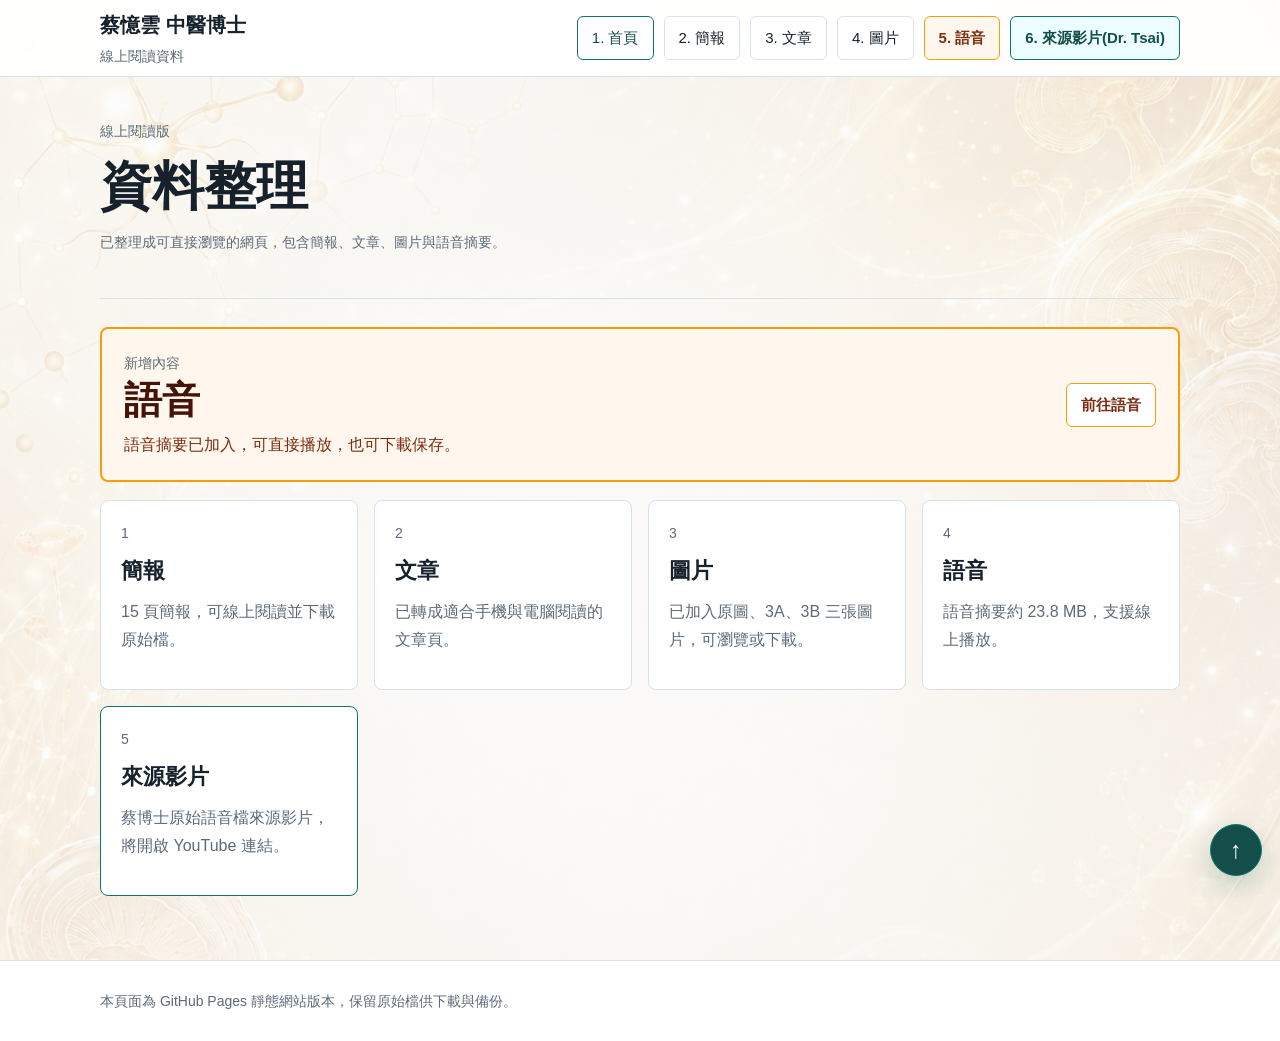
<file: docs/index.html>
<!doctype html>
<html lang="zh-Hant">
<head>
  <meta charset="utf-8">
  <meta name="viewport" content="width=device-width, initial-scale=1">
  <title>蔡憶雲博士｜靈芝滴粒見證與健康分享</title>
  <meta name="title" content="蔡憶雲博士｜靈芝滴粒見證與健康分享">
  <meta name="description" content="蔡憶雲博士靈芝滴粒見證、健康分享、簡報、文章、圖片與語音整理。">
  <meta property="og:type" content="website">
  <meta property="og:locale" content="zh_TW">
  <meta property="og:site_name" content="蔡憶雲博士｜靈芝滴粒見證與健康分享">
  <meta property="og:title" content="蔡憶雲博士｜靈芝滴粒見證與健康分享">
  <meta property="og:description" content="蔡憶雲博士靈芝滴粒見證、健康分享、簡報、文章、圖片與語音整理。">
  <meta property="og:url" content="https://sbchen0804.github.io/GCP_Tsai/?v=20260617">
  <meta property="og:image" content="https://sbchen0804.github.io/GCP_Tsai/assets/00_cover_TSAI.webp?v=20260617">
  <meta property="og:image:type" content="image/webp">
  <meta name="twitter:card" content="summary_large_image">
  <meta name="twitter:title" content="蔡憶雲博士｜靈芝滴粒見證與健康分享">
  <meta name="twitter:description" content="蔡憶雲博士靈芝滴粒見證、健康分享、簡報、文章、圖片與語音整理。">
  <meta name="twitter:image" content="https://sbchen0804.github.io/GCP_Tsai/assets/00_cover_TSAI.webp?v=20260617">
  <link rel="stylesheet" href="styles.css">
</head>
<body id="top">
  <header class="site">
    <div class="wrap mast">
      <a class="brand" href="index.html" aria-label="回首頁">
        <strong>蔡憶雲 中醫博士</strong>
        <span>線上閱讀資料</span>
      </a>
      <nav aria-label="主要導覽">
        <a href="index.html" class="" aria-current="page">1. 首頁</a>
<a href="01-gcp-tsai-pdf.html" class="">2. 簡報</a>
<a href="02-gcp-tsai-word.html" class="">3. 文章</a>
<a href="03-gcp-ban02m-image.html" class="">4. 圖片</a>
<a href="04-speech-summary.html" class="feature-link">5. 語音</a>
<a href="https://youtu.be/rx4NNViz0e0" class="source-link" target="_blank" rel="noopener">6. 來源影片(Dr. Tsai)</a>
      </nav>
    </div>
  </header>
  <main>
    <div class="wrap">
      
<section class="hero">
  <div class="kicker">線上閱讀版</div>
  <h1>資料整理</h1>
  <p class="meta">已整理成可直接瀏覽的網頁，包含簡報、文章、圖片與語音摘要。</p>
</section>
<a class="featured" href="04-speech-summary.html">
  <div>
    <div class="kicker">新增內容</div>
    <h2>語音</h2>
    <p>語音摘要已加入，可直接播放，也可下載保存。</p>
  </div>
  <span class="button">前往語音</span>
</a>
<section class="grid" aria-label="資料列表">
  <a class="card" href="01-gcp-tsai-pdf.html">
    <span class="kicker">1</span>
    <h2>簡報</h2>
    <p>15 頁簡報，可線上閱讀並下載原始檔。</p>
  </a>
  <a class="card" href="02-gcp-tsai-word.html">
    <span class="kicker">2</span>
    <h2>文章</h2>
    <p>已轉成適合手機與電腦閱讀的文章頁。</p>
  </a>
  <a class="card" href="03-gcp-ban02m-image.html">
    <span class="kicker">3</span>
    <h2>圖片</h2>
    <p>已加入原圖、3A、3B 三張圖片，可瀏覽或下載。</p>
  </a>
  <a class="card" href="04-speech-summary.html">
    <span class="kicker">4</span>
    <h2>語音</h2>
    <p>語音摘要約 23.8 MB，支援線上播放。</p>
  </a>
  <a class="card source-card" href="https://youtu.be/rx4NNViz0e0" target="_blank" rel="noopener">
    <span class="kicker">5</span>
    <h2>來源影片</h2>
    <p>蔡博士原始語音檔來源影片，將開啟 YouTube 連結。</p>
  </a>
</section>

    </div>
  </main>
  <a class="go-top" href="#top" aria-label="回到頂端" title="回到頂端">↑<span>Go Top</span></a>
  <footer>
    <div class="wrap">本頁面為 GitHub Pages 靜態網站版本，保留原始檔供下載與備份。</div>
  </footer>
</body>
</html>
</file>
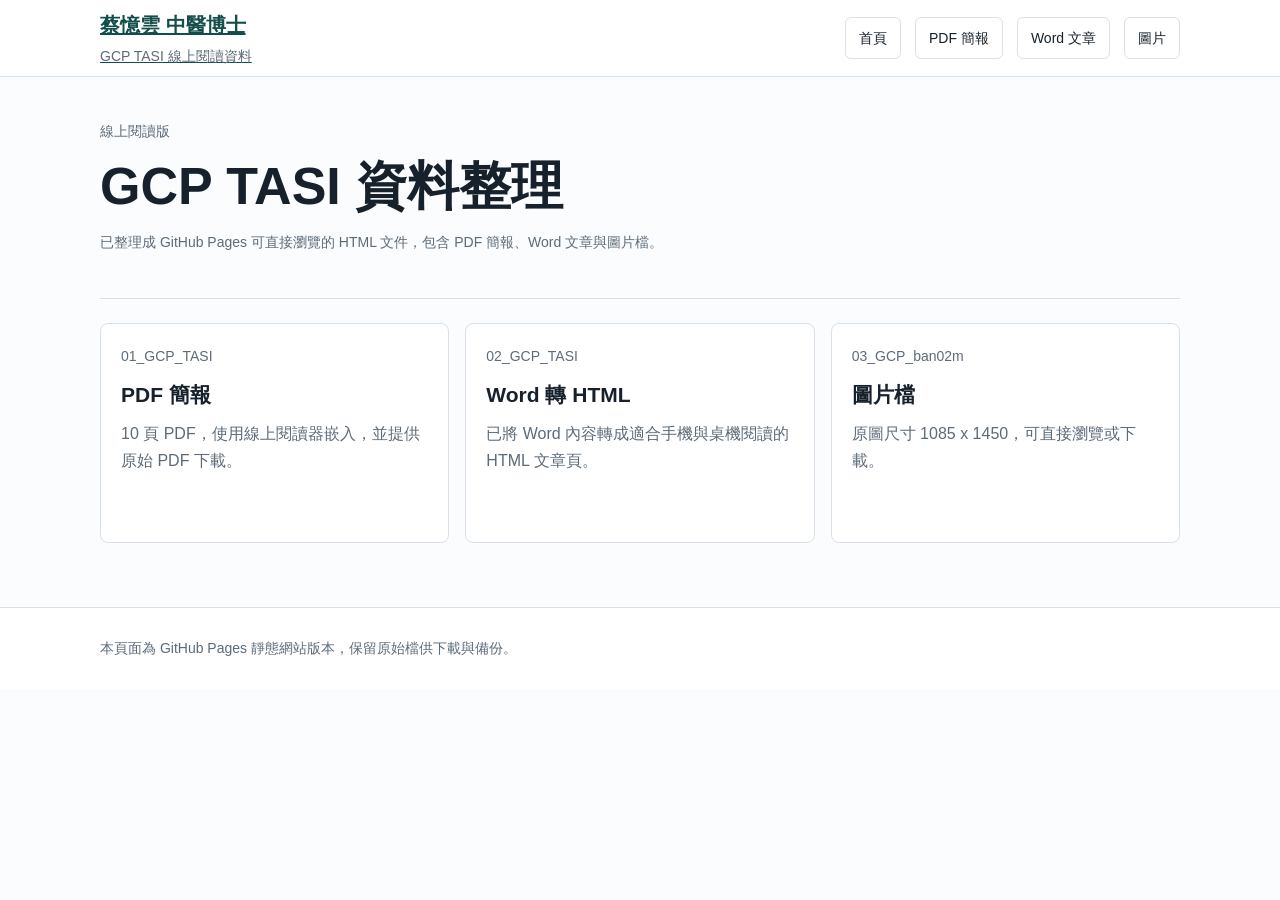
<file: site/index.html>
<!doctype html>
<html lang="zh-Hant">
<head>
  <meta charset="utf-8">
  <meta name="viewport" content="width=device-width, initial-scale=1">
  <title>GCP TASI 資料整理</title>
  <link rel="stylesheet" href="styles.css">
</head>
<body>
  <header class="site">
    <div class="wrap mast">
      <a class="brand" href="index.html" aria-label="回首頁">
        <strong>蔡憶雲 中醫博士</strong>
        <span>GCP TASI 線上閱讀資料</span>
      </a>
      <nav aria-label="主要導覽">
        <a href="index.html" aria-current="page">首頁</a>
<a href="01-gcp-tasi-pdf.html">PDF 簡報</a>
<a href="02-gcp-tasi-word.html">Word 文章</a>
<a href="03-gcp-ban02m-image.html">圖片</a>
      </nav>
    </div>
  </header>
  <main>
    <div class="wrap">
      
<section class="hero">
  <div class="kicker">線上閱讀版</div>
  <h1>GCP TASI 資料整理</h1>
  <p class="meta">已整理成 GitHub Pages 可直接瀏覽的 HTML 文件，包含 PDF 簡報、Word 文章與圖片檔。</p>
</section>
<section class="grid" aria-label="資料列表">
  <a class="card" href="01-gcp-tasi-pdf.html">
    <span class="kicker">01_GCP_TASI</span>
    <h2>PDF 簡報</h2>
    <p>10 頁 PDF，使用線上閱讀器嵌入，並提供原始 PDF 下載。</p>
  </a>
  <a class="card" href="02-gcp-tasi-word.html">
    <span class="kicker">02_GCP_TASI</span>
    <h2>Word 轉 HTML</h2>
    <p>已將 Word 內容轉成適合手機與桌機閱讀的 HTML 文章頁。</p>
  </a>
  <a class="card" href="03-gcp-ban02m-image.html">
    <span class="kicker">03_GCP_ban02m</span>
    <h2>圖片檔</h2>
    <p>原圖尺寸 1085 x 1450，可直接瀏覽或下載。</p>
  </a>
</section>

    </div>
  </main>
  <footer>
    <div class="wrap">本頁面為 GitHub Pages 靜態網站版本，保留原始檔供下載與備份。</div>
  </footer>
</body>
</html>
</file>
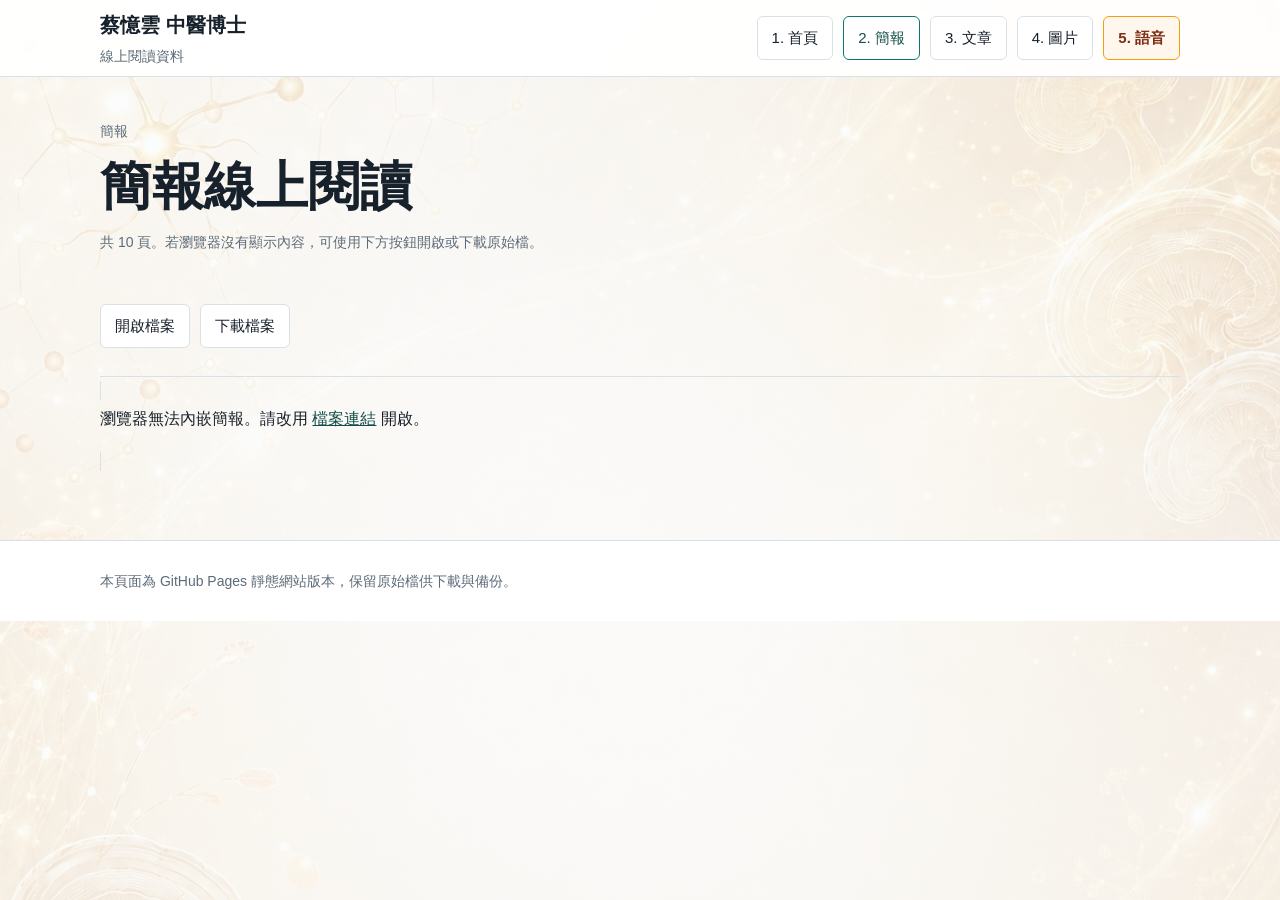
<file: docs/01-gcp-tasi-pdf.html>
<!doctype html>
<html lang="zh-Hant">
<head>
  <meta charset="utf-8">
  <meta name="viewport" content="width=device-width, initial-scale=1">
  <title>簡報</title>
  <link rel="stylesheet" href="styles.css">
</head>
<body>
  <header class="site">
    <div class="wrap mast">
      <a class="brand" href="index.html" aria-label="回首頁">
        <strong>蔡憶雲 中醫博士</strong>
        <span>線上閱讀資料</span>
      </a>
      <nav aria-label="主要導覽">
        <a href="index.html" class="">1. 首頁</a>
<a href="01-gcp-tasi-pdf.html" class="" aria-current="page">2. 簡報</a>
<a href="02-gcp-tasi-word.html" class="">3. 文章</a>
<a href="03-gcp-ban02m-image.html" class="">4. 圖片</a>
<a href="04-speech-summary.html" class="feature-link">5. 語音</a>
      </nav>
    </div>
  </header>
  <main>
    <div class="wrap">
      
<section class="hero">
  <div class="kicker">簡報</div>
  <h1>簡報線上閱讀</h1>
  <p class="meta">共 10 頁。若瀏覽器沒有顯示內容，可使用下方按鈕開啟或下載原始檔。</p>
  <div class="actions">
    <a class="button" href="assets/01_GCP_TASI.pdf">開啟檔案</a>
    <a class="button" href="assets/01_GCP_TASI.pdf" download>下載檔案</a>
  </div>
</section>
<object class="reader" data="assets/01_GCP_TASI.pdf" type="application/pdf">
  <p>瀏覽器無法內嵌簡報。請改用 <a href="assets/01_GCP_TASI.pdf">檔案連結</a> 開啟。</p>
</object>

    </div>
  </main>
  <footer>
    <div class="wrap">本頁面為 GitHub Pages 靜態網站版本，保留原始檔供下載與備份。</div>
  </footer>
</body>
</html>
</file>
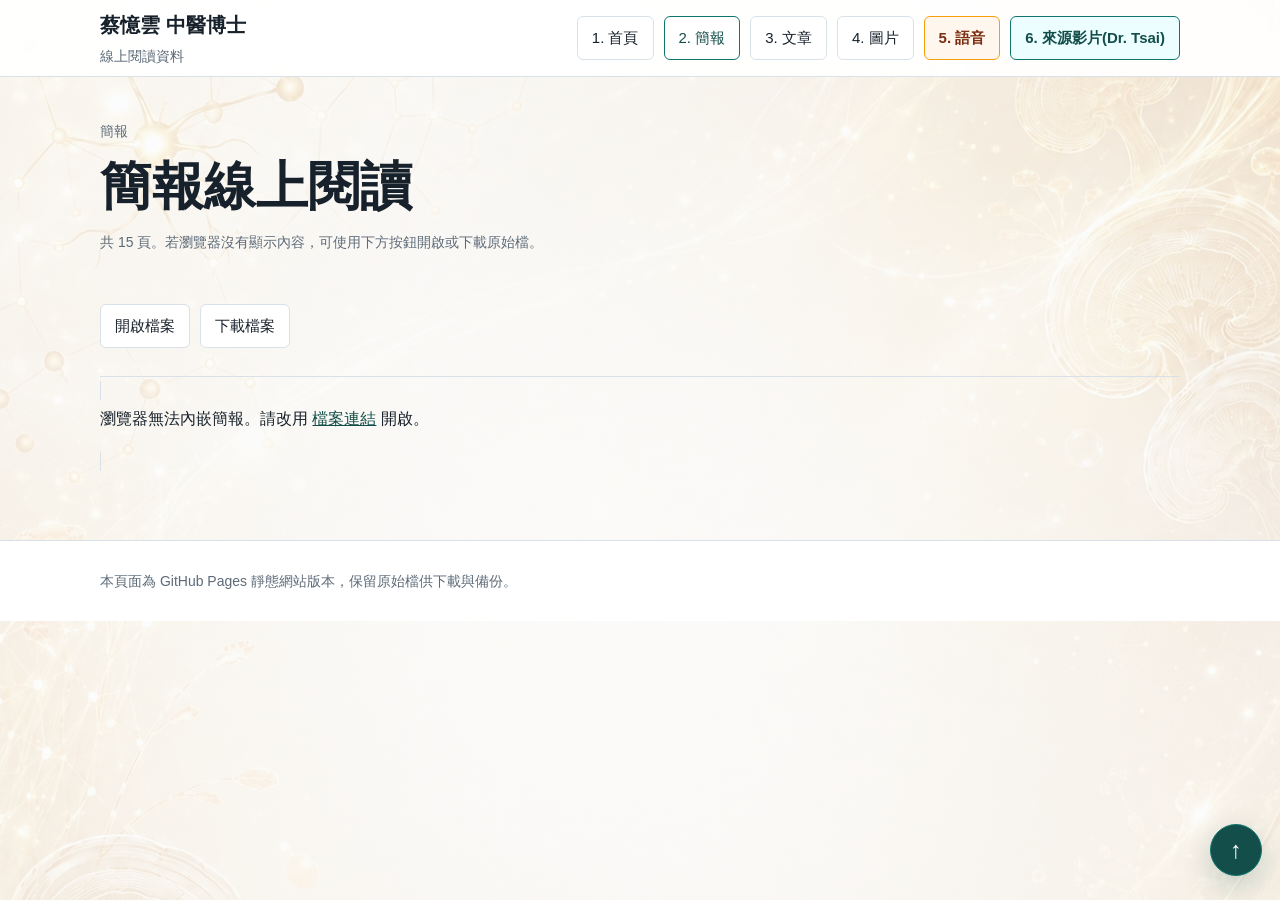
<file: docs/01-gcp-tsai-pdf.html>
<!doctype html>
<html lang="zh-Hant">
<head>
  <meta charset="utf-8">
  <meta name="viewport" content="width=device-width, initial-scale=1">
  <title>蔡憶雲博士｜靈芝滴粒見證與健康分享</title>
  <meta name="title" content="蔡憶雲博士｜靈芝滴粒見證與健康分享">
  <meta name="description" content="蔡憶雲博士靈芝滴粒見證、健康分享、簡報、文章、圖片與語音整理。">
  <meta property="og:type" content="website">
  <meta property="og:locale" content="zh_TW">
  <meta property="og:site_name" content="蔡憶雲博士｜靈芝滴粒見證與健康分享">
  <meta property="og:title" content="蔡憶雲博士｜靈芝滴粒見證與健康分享">
  <meta property="og:description" content="蔡憶雲博士靈芝滴粒見證、健康分享、簡報、文章、圖片與語音整理。">
  <meta property="og:url" content="https://sbchen0804.github.io/GCP_Tsai/?v=20260617">
  <meta property="og:image" content="https://sbchen0804.github.io/GCP_Tsai/assets/00_cover_TSAI.webp?v=20260617">
  <meta property="og:image:type" content="image/webp">
  <meta name="twitter:card" content="summary_large_image">
  <meta name="twitter:title" content="蔡憶雲博士｜靈芝滴粒見證與健康分享">
  <meta name="twitter:description" content="蔡憶雲博士靈芝滴粒見證、健康分享、簡報、文章、圖片與語音整理。">
  <meta name="twitter:image" content="https://sbchen0804.github.io/GCP_Tsai/assets/00_cover_TSAI.webp?v=20260617">
  <link rel="stylesheet" href="styles.css">
</head>
<body id="top">
  <header class="site">
    <div class="wrap mast">
      <a class="brand" href="index.html" aria-label="回首頁">
        <strong>蔡憶雲 中醫博士</strong>
        <span>線上閱讀資料</span>
      </a>
      <nav aria-label="主要導覽">
        <a href="index.html" class="">1. 首頁</a>
<a href="01-gcp-tsai-pdf.html" class="" aria-current="page">2. 簡報</a>
<a href="02-gcp-tsai-word.html" class="">3. 文章</a>
<a href="03-gcp-ban02m-image.html" class="">4. 圖片</a>
<a href="04-speech-summary.html" class="feature-link">5. 語音</a>
<a href="https://youtu.be/rx4NNViz0e0" class="source-link" target="_blank" rel="noopener">6. 來源影片(Dr. Tsai)</a>
      </nav>
    </div>
  </header>
  <main>
    <div class="wrap">
      
<section class="hero">
  <div class="kicker">簡報</div>
  <h1>簡報線上閱讀</h1>
  <p class="meta">共 15 頁。若瀏覽器沒有顯示內容，可使用下方按鈕開啟或下載原始檔。</p>
  <div class="actions">
    <a class="button" href="assets/01A_GCP_Tsai.pdf">開啟檔案</a>
    <a class="button" href="assets/01A_GCP_Tsai.pdf" download>下載檔案</a>
  </div>
</section>
<object class="reader" data="assets/01A_GCP_Tsai.pdf" type="application/pdf">
  <p>瀏覽器無法內嵌簡報。請改用 <a href="assets/01A_GCP_Tsai.pdf">檔案連結</a> 開啟。</p>
</object>

    </div>
  </main>
  <a class="go-top" href="#top" aria-label="回到頂端" title="回到頂端">↑<span>Go Top</span></a>
  <footer>
    <div class="wrap">本頁面為 GitHub Pages 靜態網站版本，保留原始檔供下載與備份。</div>
  </footer>
</body>
</html>
</file>
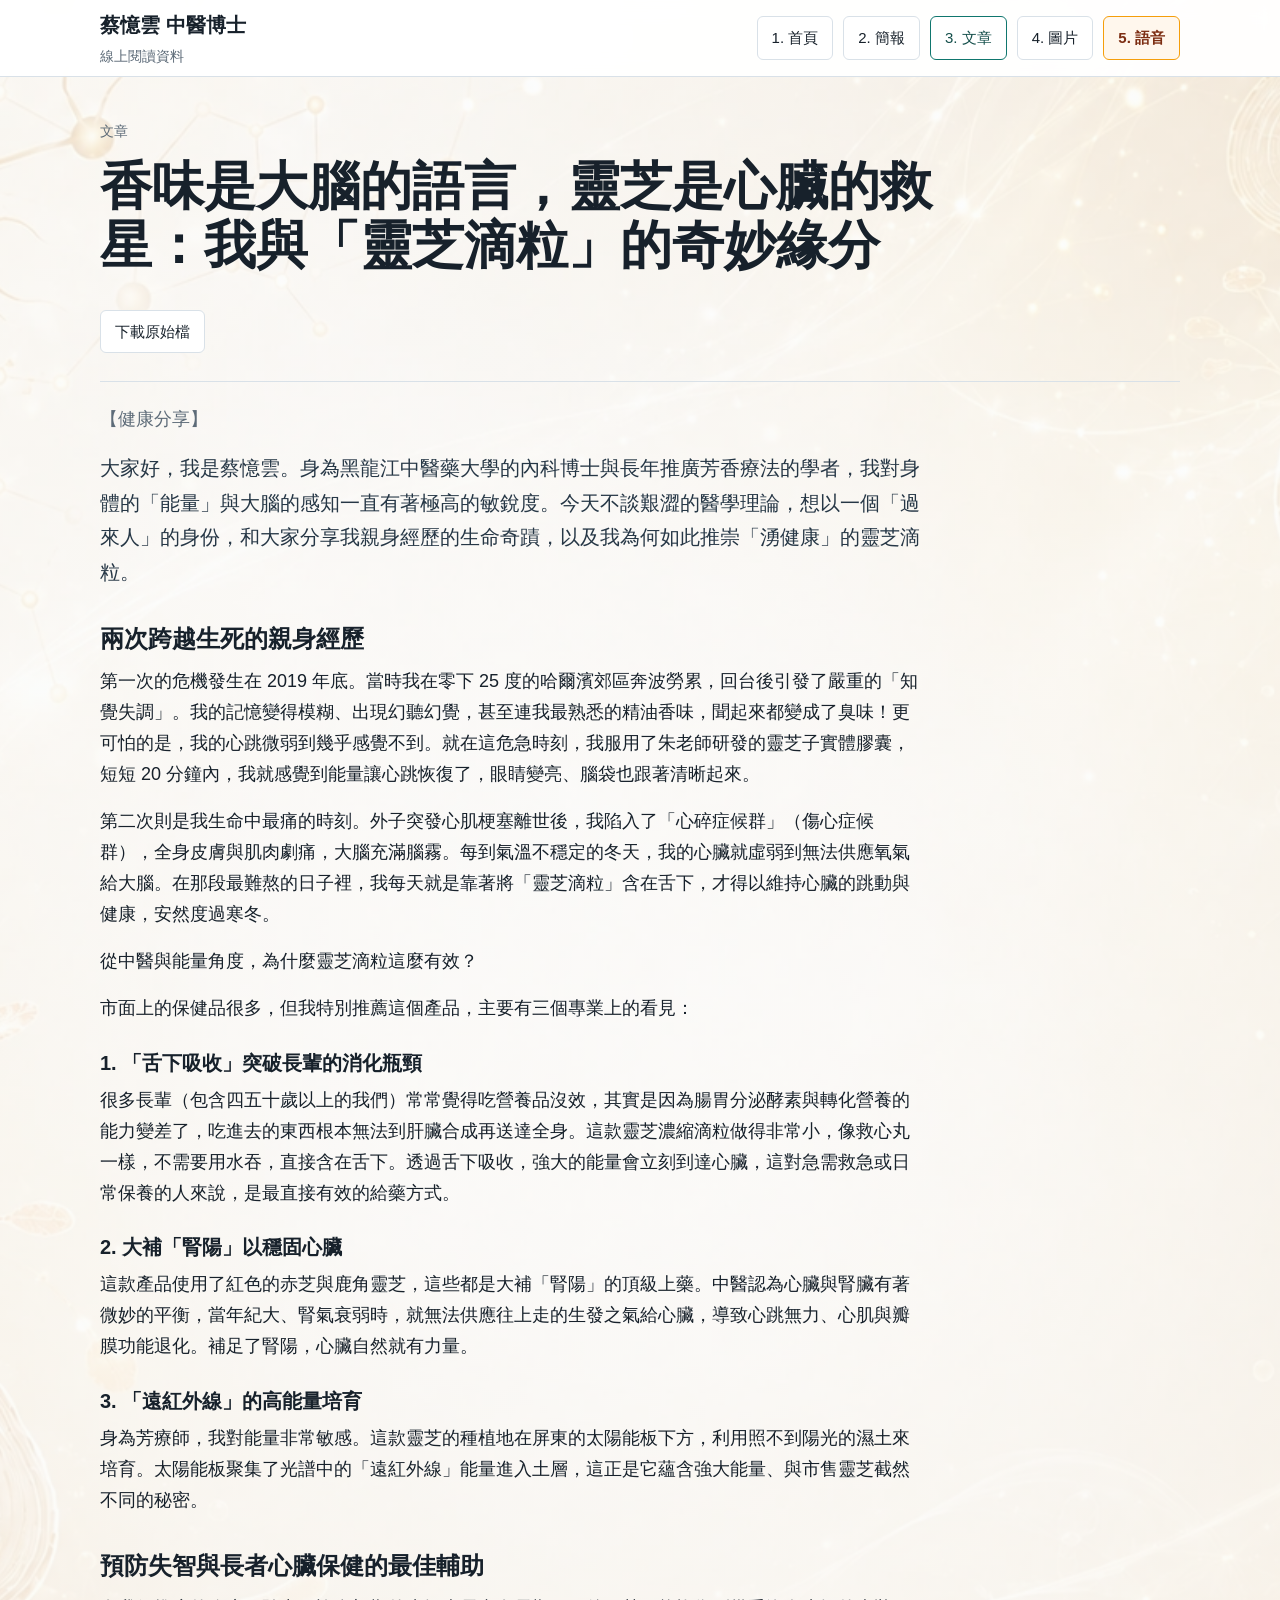
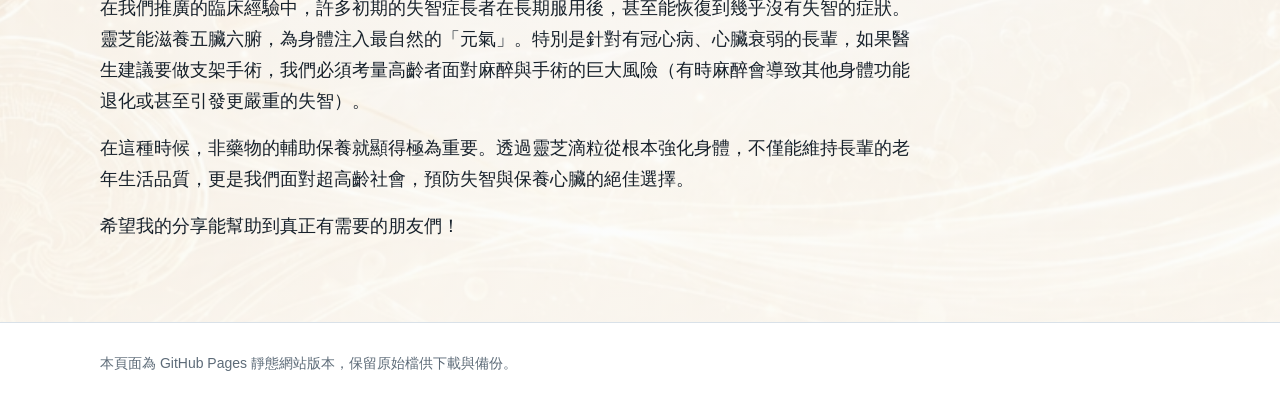
<file: docs/02-gcp-tasi-word.html>
<!doctype html>
<html lang="zh-Hant">
<head>
  <meta charset="utf-8">
  <meta name="viewport" content="width=device-width, initial-scale=1">
  <title>香味是大腦的語言，靈芝是心臟的救星：我與「靈芝滴粒」的奇妙緣分</title>
  <link rel="stylesheet" href="styles.css">
</head>
<body>
  <header class="site">
    <div class="wrap mast">
      <a class="brand" href="index.html" aria-label="回首頁">
        <strong>蔡憶雲 中醫博士</strong>
        <span>線上閱讀資料</span>
      </a>
      <nav aria-label="主要導覽">
        <a href="index.html" class="">1. 首頁</a>
<a href="01-gcp-tasi-pdf.html" class="">2. 簡報</a>
<a href="02-gcp-tasi-word.html" class="" aria-current="page">3. 文章</a>
<a href="03-gcp-ban02m-image.html" class="">4. 圖片</a>
<a href="04-speech-summary.html" class="feature-link">5. 語音</a>
      </nav>
    </div>
  </header>
  <main>
    <div class="wrap">
      <section class="hero">
<div class="kicker">文章</div>
<h1>香味是大腦的語言，靈芝是心臟的救星：我與「靈芝滴粒」的奇妙緣分</h1>
<div class="actions"><a class="button" href="assets/02_GCP_TASI.docx">下載原始檔</a></div>
</section>
<article class="article">
<p class="kicker">【健康分享】</p>
<p class="lead">大家好，我是蔡憶雲。身為黑龍江中醫藥大學的內科博士與長年推廣芳香療法的學者，我對身體的「能量」與大腦的感知一直有著極高的敏銳度。今天不談艱澀的醫學理論，想以一個「過來人」的身份，和大家分享我親身經歷的生命奇蹟，以及我為何如此推崇「湧健康」的靈芝滴粒。</p>
<h2>兩次跨越生死的親身經歷</h2>
<p>第一次的危機發生在 2019 年底。當時我在零下 25 度的哈爾濱郊區奔波勞累，回台後引發了嚴重的「知覺失調」。我的記憶變得模糊、出現幻聽幻覺，甚至連我最熟悉的精油香味，聞起來都變成了臭味！更可怕的是，我的心跳微弱到幾乎感覺不到。就在這危急時刻，我服用了朱老師研發的靈芝子實體膠囊，短短 20 分鐘內，我就感覺到能量讓心跳恢復了，眼睛變亮、腦袋也跟著清晰起來。</p>
<p>第二次則是我生命中最痛的時刻。外子突發心肌梗塞離世後，我陷入了「心碎症候群」（傷心症候群），全身皮膚與肌肉劇痛，大腦充滿腦霧。每到氣溫不穩定的冬天，我的心臟就虛弱到無法供應氧氣給大腦。在那段最難熬的日子裡，我每天就是靠著將「靈芝滴粒」含在舌下，才得以維持心臟的跳動與健康，安然度過寒冬。</p>
<p>從中醫與能量角度，為什麼靈芝滴粒這麼有效？</p>
<p>市面上的保健品很多，但我特別推薦這個產品，主要有三個專業上的看見：</p>
<h3>1. 「舌下吸收」突破長輩的消化瓶頸</h3>
<p>很多長輩（包含四五十歲以上的我們）常常覺得吃營養品沒效，其實是因為腸胃分泌酵素與轉化營養的能力變差了，吃進去的東西根本無法到肝臟合成再送達全身。這款靈芝濃縮滴粒做得非常小，像救心丸一樣，不需要用水吞，直接含在舌下。透過舌下吸收，強大的能量會立刻到達心臟，這對急需救急或日常保養的人來說，是最直接有效的給藥方式。</p>
<h3>2. 大補「腎陽」以穩固心臟</h3>
<p>這款產品使用了紅色的赤芝與鹿角靈芝，這些都是大補「腎陽」的頂級上藥。中醫認為心臟與腎臟有著微妙的平衡，當年紀大、腎氣衰弱時，就無法供應往上走的生發之氣給心臟，導致心跳無力、心肌與瓣膜功能退化。補足了腎陽，心臟自然就有力量。</p>
<h3>3. 「遠紅外線」的高能量培育</h3>
<p>身為芳療師，我對能量非常敏感。這款靈芝的種植地在屏東的太陽能板下方，利用照不到陽光的濕土來培育。太陽能板聚集了光譜中的「遠紅外線」能量進入土層，這正是它蘊含強大能量、與市售靈芝截然不同的秘密。</p>
<h2>預防失智與長者心臟保健的最佳輔助</h2>
<p>在我們推廣的臨床經驗中，許多初期的失智症長者在長期服用後，甚至能恢復到幾乎沒有失智的症狀。靈芝能滋養五臟六腑，為身體注入最自然的「元氣」。特別是針對有冠心病、心臟衰弱的長輩，如果醫生建議要做支架手術，我們必須考量高齡者面對麻醉與手術的巨大風險（有時麻醉會導致其他身體功能退化或甚至引發更嚴重的失智）。</p>
<p>在這種時候，非藥物的輔助保養就顯得極為重要。透過靈芝滴粒從根本強化身體，不僅能維持長輩的老年生活品質，更是我們面對超高齡社會，預防失智與保養心臟的絕佳選擇。</p>
<p>希望我的分享能幫助到真正有需要的朋友們！</p>
</article>
    </div>
  </main>
  <footer>
    <div class="wrap">本頁面為 GitHub Pages 靜態網站版本，保留原始檔供下載與備份。</div>
  </footer>
</body>
</html>
</file>
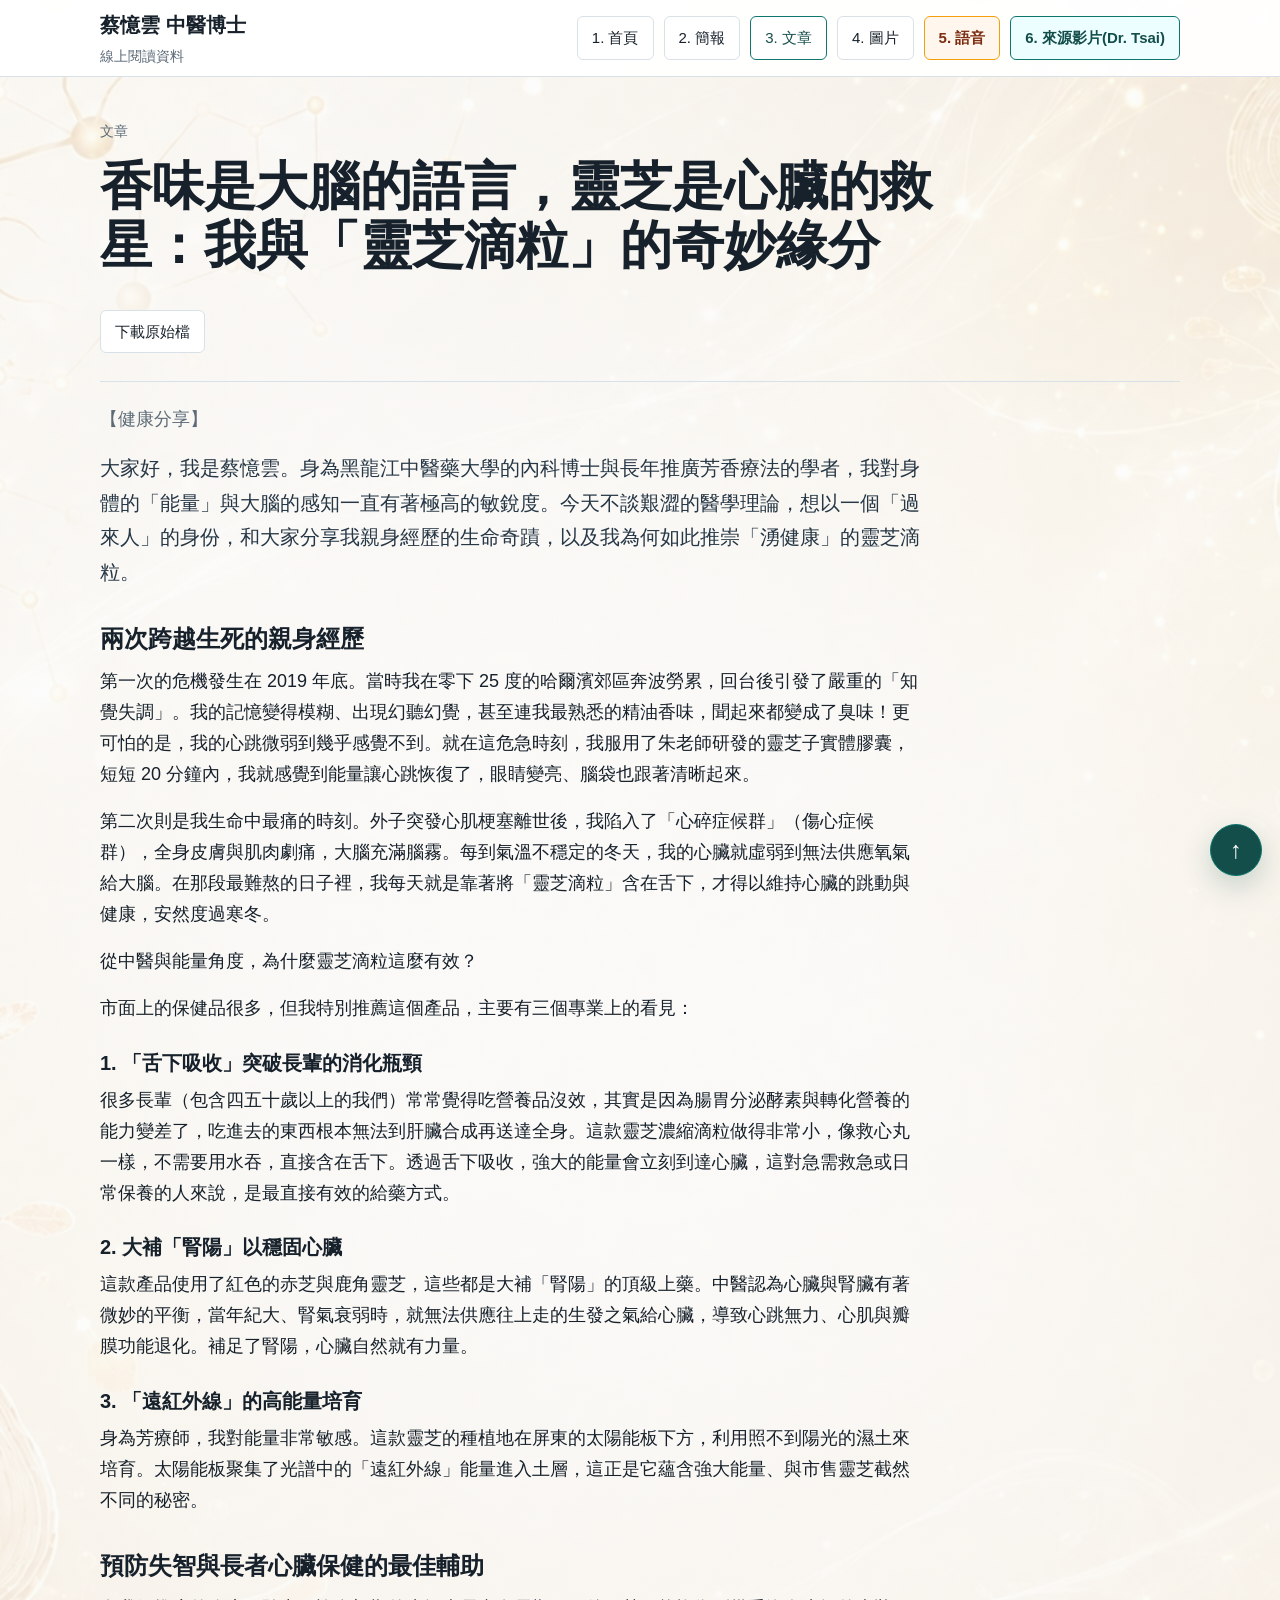
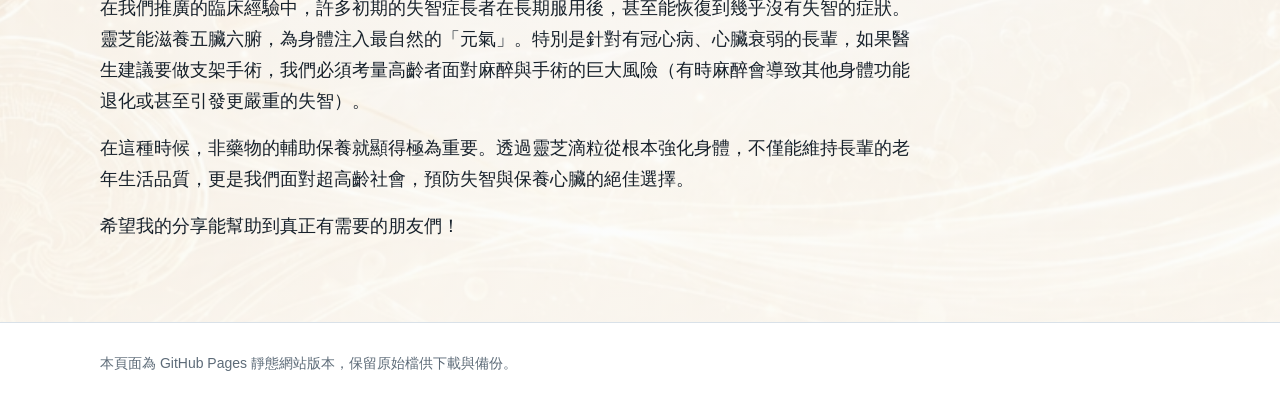
<file: docs/02-gcp-tsai-word.html>
<!doctype html>
<html lang="zh-Hant">
<head>
  <meta charset="utf-8">
  <meta name="viewport" content="width=device-width, initial-scale=1">
  <title>蔡憶雲博士｜靈芝滴粒見證與健康分享</title>
  <meta name="title" content="蔡憶雲博士｜靈芝滴粒見證與健康分享">
  <meta name="description" content="蔡憶雲博士靈芝滴粒見證、健康分享、簡報、文章、圖片與語音整理。">
  <meta property="og:type" content="website">
  <meta property="og:locale" content="zh_TW">
  <meta property="og:site_name" content="蔡憶雲博士｜靈芝滴粒見證與健康分享">
  <meta property="og:title" content="蔡憶雲博士｜靈芝滴粒見證與健康分享">
  <meta property="og:description" content="蔡憶雲博士靈芝滴粒見證、健康分享、簡報、文章、圖片與語音整理。">
  <meta property="og:url" content="https://sbchen0804.github.io/GCP_Tsai/?v=20260617">
  <meta property="og:image" content="https://sbchen0804.github.io/GCP_Tsai/assets/00_cover_TSAI.webp?v=20260617">
  <meta property="og:image:type" content="image/webp">
  <meta name="twitter:card" content="summary_large_image">
  <meta name="twitter:title" content="蔡憶雲博士｜靈芝滴粒見證與健康分享">
  <meta name="twitter:description" content="蔡憶雲博士靈芝滴粒見證、健康分享、簡報、文章、圖片與語音整理。">
  <meta name="twitter:image" content="https://sbchen0804.github.io/GCP_Tsai/assets/00_cover_TSAI.webp?v=20260617">
  <link rel="stylesheet" href="styles.css">
</head>
<body id="top">
  <header class="site">
    <div class="wrap mast">
      <a class="brand" href="index.html" aria-label="回首頁">
        <strong>蔡憶雲 中醫博士</strong>
        <span>線上閱讀資料</span>
      </a>
      <nav aria-label="主要導覽">
        <a href="index.html" class="">1. 首頁</a>
<a href="01-gcp-tsai-pdf.html" class="">2. 簡報</a>
<a href="02-gcp-tsai-word.html" class="" aria-current="page">3. 文章</a>
<a href="03-gcp-ban02m-image.html" class="">4. 圖片</a>
<a href="04-speech-summary.html" class="feature-link">5. 語音</a>
<a href="https://youtu.be/rx4NNViz0e0" class="source-link" target="_blank" rel="noopener">6. 來源影片(Dr. Tsai)</a>
      </nav>
    </div>
  </header>
  <main>
    <div class="wrap">
      <section class="hero">
<div class="kicker">文章</div>
<h1>香味是大腦的語言，靈芝是心臟的救星：我與「靈芝滴粒」的奇妙緣分</h1>
<div class="actions"><a class="button" href="assets/02_GCP_Tsai.docx">下載原始檔</a></div>
</section>
<article class="article">
<p class="kicker">【健康分享】</p>
<p class="lead">大家好，我是蔡憶雲。身為黑龍江中醫藥大學的內科博士與長年推廣芳香療法的學者，我對身體的「能量」與大腦的感知一直有著極高的敏銳度。今天不談艱澀的醫學理論，想以一個「過來人」的身份，和大家分享我親身經歷的生命奇蹟，以及我為何如此推崇「湧健康」的靈芝滴粒。</p>
<h2>兩次跨越生死的親身經歷</h2>
<p>第一次的危機發生在 2019 年底。當時我在零下 25 度的哈爾濱郊區奔波勞累，回台後引發了嚴重的「知覺失調」。我的記憶變得模糊、出現幻聽幻覺，甚至連我最熟悉的精油香味，聞起來都變成了臭味！更可怕的是，我的心跳微弱到幾乎感覺不到。就在這危急時刻，我服用了朱老師研發的靈芝子實體膠囊，短短 20 分鐘內，我就感覺到能量讓心跳恢復了，眼睛變亮、腦袋也跟著清晰起來。</p>
<p>第二次則是我生命中最痛的時刻。外子突發心肌梗塞離世後，我陷入了「心碎症候群」（傷心症候群），全身皮膚與肌肉劇痛，大腦充滿腦霧。每到氣溫不穩定的冬天，我的心臟就虛弱到無法供應氧氣給大腦。在那段最難熬的日子裡，我每天就是靠著將「靈芝滴粒」含在舌下，才得以維持心臟的跳動與健康，安然度過寒冬。</p>
<p>從中醫與能量角度，為什麼靈芝滴粒這麼有效？</p>
<p>市面上的保健品很多，但我特別推薦這個產品，主要有三個專業上的看見：</p>
<h3>1. 「舌下吸收」突破長輩的消化瓶頸</h3>
<p>很多長輩（包含四五十歲以上的我們）常常覺得吃營養品沒效，其實是因為腸胃分泌酵素與轉化營養的能力變差了，吃進去的東西根本無法到肝臟合成再送達全身。這款靈芝濃縮滴粒做得非常小，像救心丸一樣，不需要用水吞，直接含在舌下。透過舌下吸收，強大的能量會立刻到達心臟，這對急需救急或日常保養的人來說，是最直接有效的給藥方式。</p>
<h3>2. 大補「腎陽」以穩固心臟</h3>
<p>這款產品使用了紅色的赤芝與鹿角靈芝，這些都是大補「腎陽」的頂級上藥。中醫認為心臟與腎臟有著微妙的平衡，當年紀大、腎氣衰弱時，就無法供應往上走的生發之氣給心臟，導致心跳無力、心肌與瓣膜功能退化。補足了腎陽，心臟自然就有力量。</p>
<h3>3. 「遠紅外線」的高能量培育</h3>
<p>身為芳療師，我對能量非常敏感。這款靈芝的種植地在屏東的太陽能板下方，利用照不到陽光的濕土來培育。太陽能板聚集了光譜中的「遠紅外線」能量進入土層，這正是它蘊含強大能量、與市售靈芝截然不同的秘密。</p>
<h2>預防失智與長者心臟保健的最佳輔助</h2>
<p>在我們推廣的臨床經驗中，許多初期的失智症長者在長期服用後，甚至能恢復到幾乎沒有失智的症狀。靈芝能滋養五臟六腑，為身體注入最自然的「元氣」。特別是針對有冠心病、心臟衰弱的長輩，如果醫生建議要做支架手術，我們必須考量高齡者面對麻醉與手術的巨大風險（有時麻醉會導致其他身體功能退化或甚至引發更嚴重的失智）。</p>
<p>在這種時候，非藥物的輔助保養就顯得極為重要。透過靈芝滴粒從根本強化身體，不僅能維持長輩的老年生活品質，更是我們面對超高齡社會，預防失智與保養心臟的絕佳選擇。</p>
<p>希望我的分享能幫助到真正有需要的朋友們！</p>
</article>
    </div>
  </main>
  <a class="go-top" href="#top" aria-label="回到頂端" title="回到頂端">↑<span>Go Top</span></a>
  <footer>
    <div class="wrap">本頁面為 GitHub Pages 靜態網站版本，保留原始檔供下載與備份。</div>
  </footer>
</body>
</html>
</file>
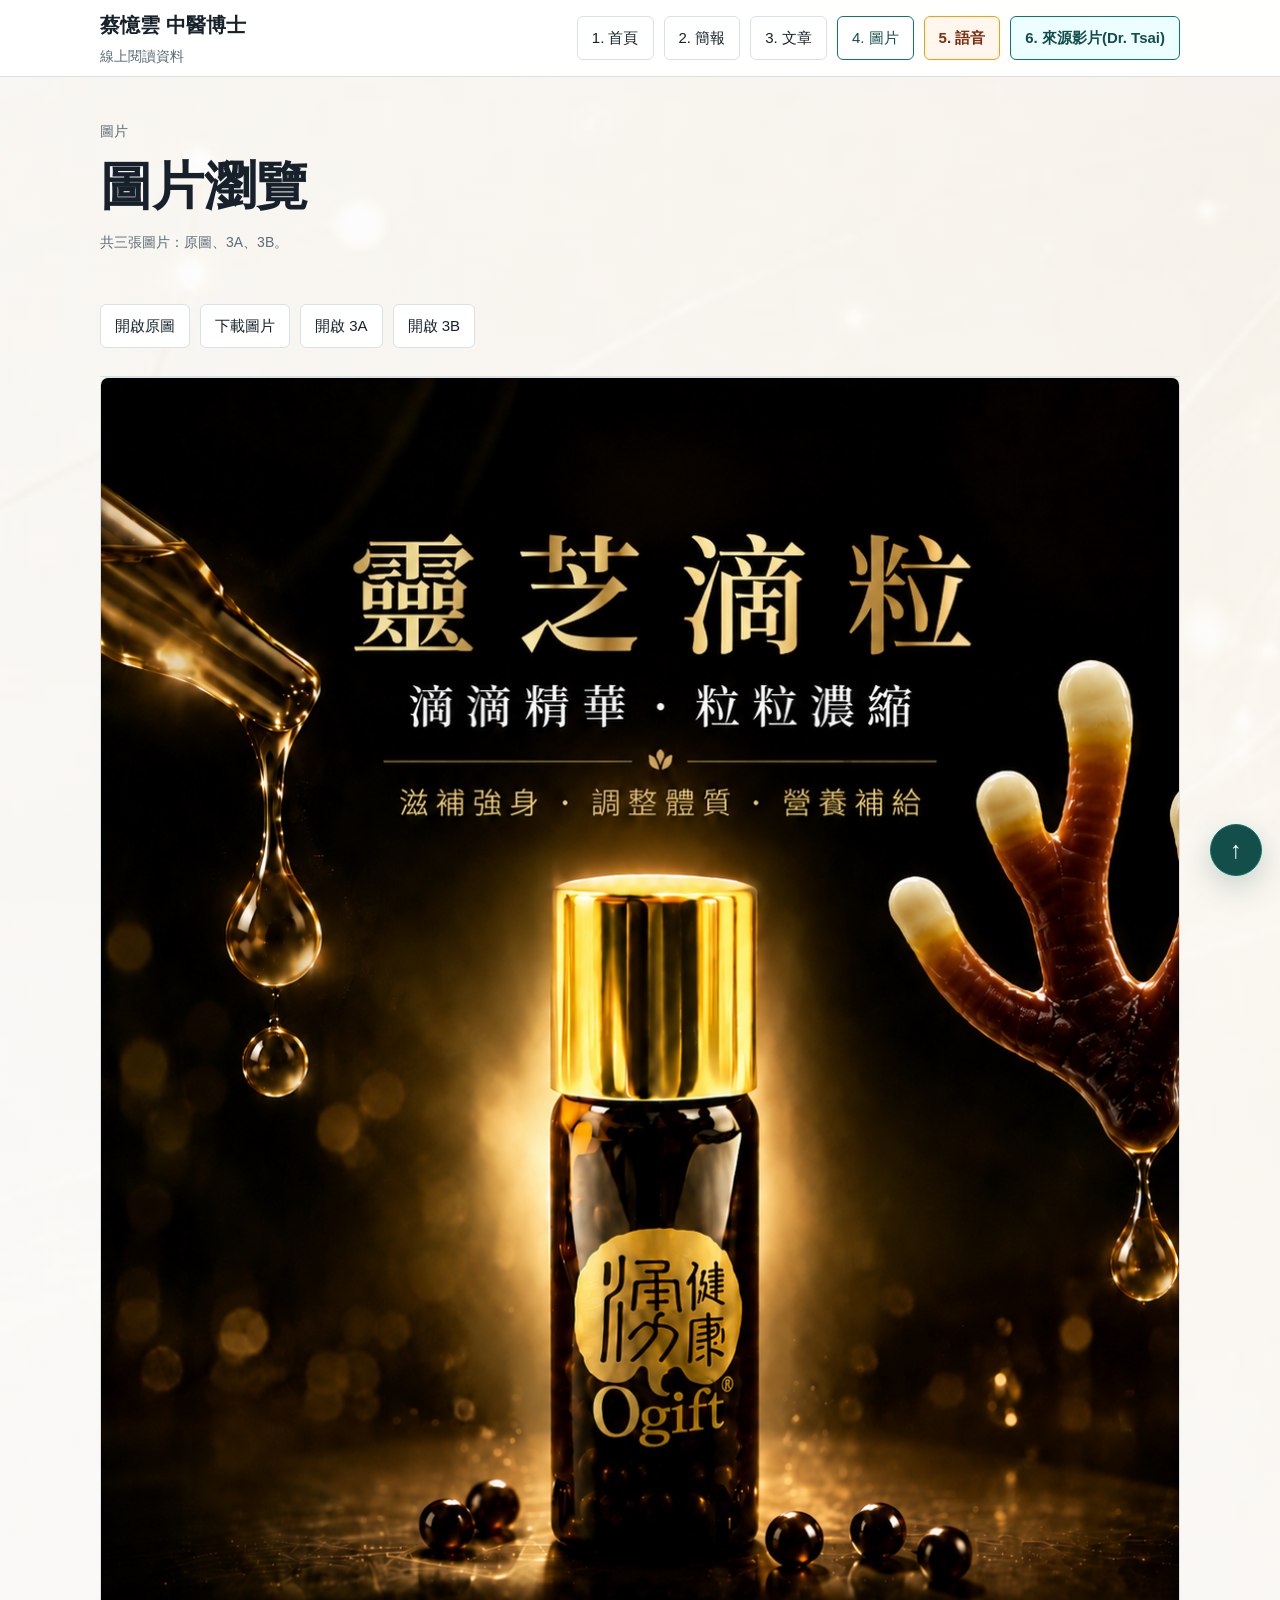
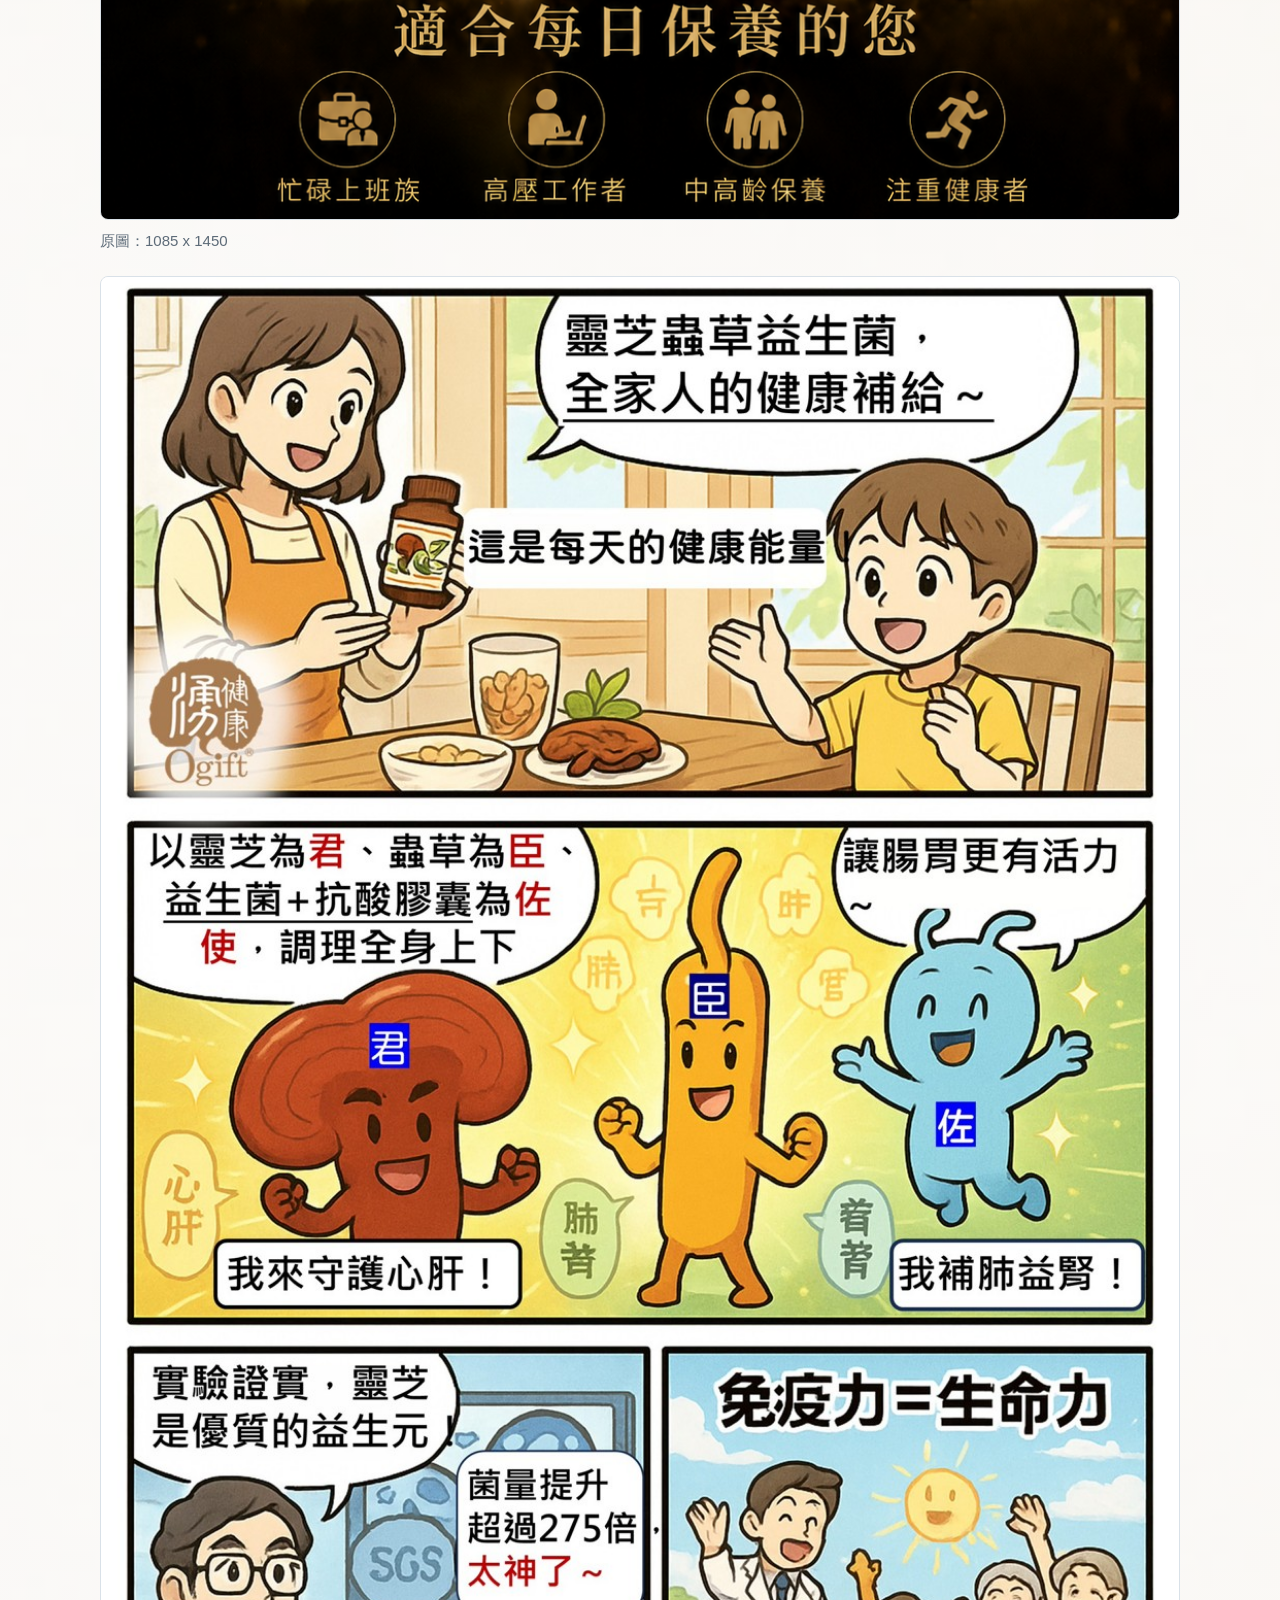
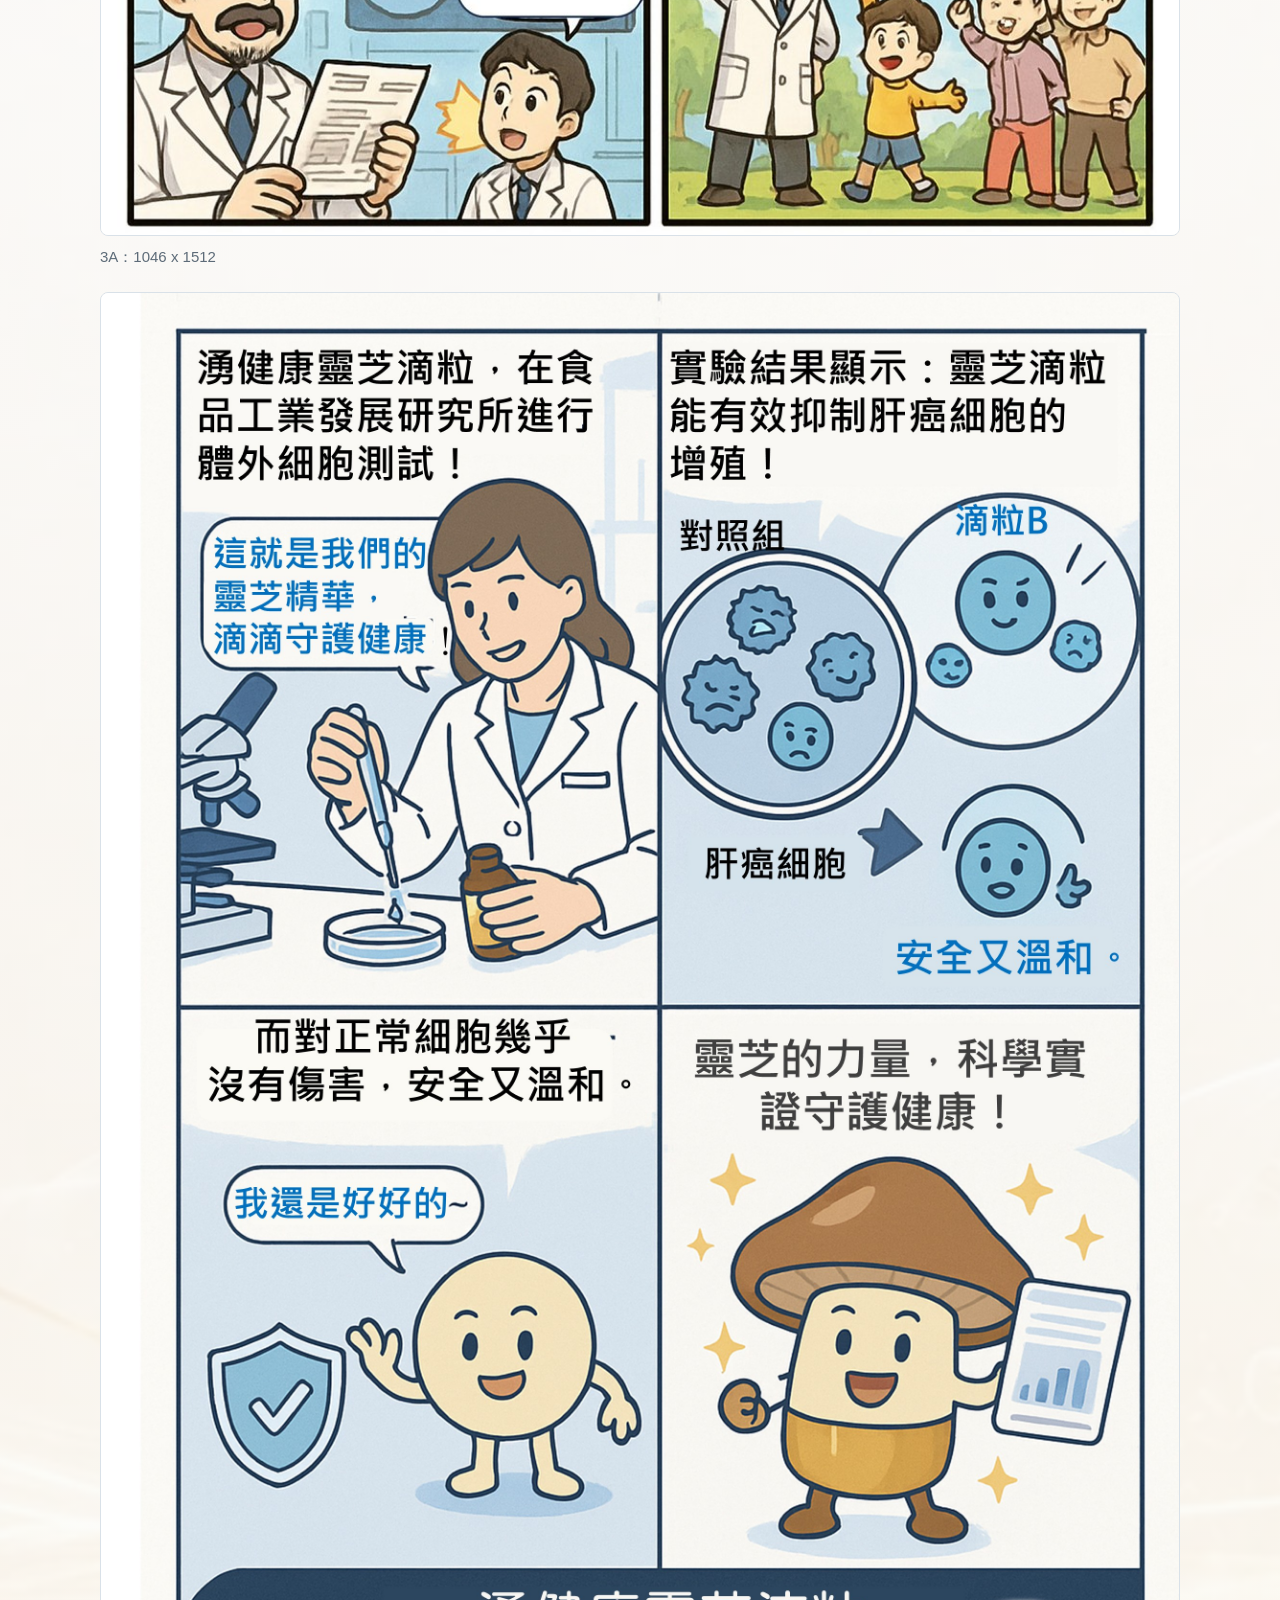
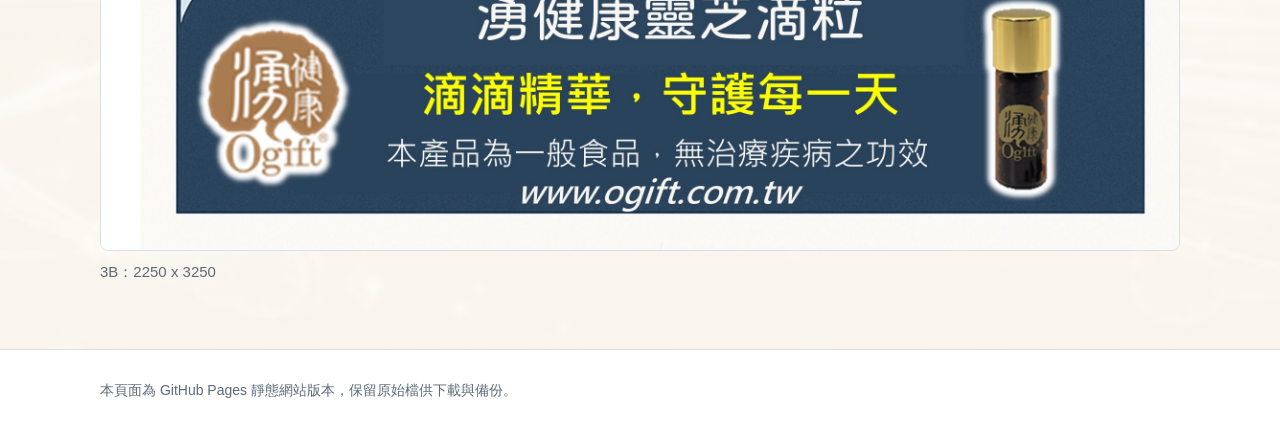
<file: docs/03-gcp-ban02m-image.html>
<!doctype html>
<html lang="zh-Hant">
<head>
  <meta charset="utf-8">
  <meta name="viewport" content="width=device-width, initial-scale=1">
  <title>蔡憶雲博士｜靈芝滴粒見證與健康分享</title>
  <meta name="title" content="蔡憶雲博士｜靈芝滴粒見證與健康分享">
  <meta name="description" content="蔡憶雲博士靈芝滴粒見證、健康分享、簡報、文章、圖片與語音整理。">
  <meta property="og:type" content="website">
  <meta property="og:locale" content="zh_TW">
  <meta property="og:site_name" content="蔡憶雲博士｜靈芝滴粒見證與健康分享">
  <meta property="og:title" content="蔡憶雲博士｜靈芝滴粒見證與健康分享">
  <meta property="og:description" content="蔡憶雲博士靈芝滴粒見證、健康分享、簡報、文章、圖片與語音整理。">
  <meta property="og:url" content="https://sbchen0804.github.io/GCP_Tsai/?v=20260617">
  <meta property="og:image" content="https://sbchen0804.github.io/GCP_Tsai/assets/00_cover_TSAI.webp?v=20260617">
  <meta property="og:image:type" content="image/webp">
  <meta name="twitter:card" content="summary_large_image">
  <meta name="twitter:title" content="蔡憶雲博士｜靈芝滴粒見證與健康分享">
  <meta name="twitter:description" content="蔡憶雲博士靈芝滴粒見證、健康分享、簡報、文章、圖片與語音整理。">
  <meta name="twitter:image" content="https://sbchen0804.github.io/GCP_Tsai/assets/00_cover_TSAI.webp?v=20260617">
  <link rel="stylesheet" href="styles.css">
</head>
<body id="top">
  <header class="site">
    <div class="wrap mast">
      <a class="brand" href="index.html" aria-label="回首頁">
        <strong>蔡憶雲 中醫博士</strong>
        <span>線上閱讀資料</span>
      </a>
      <nav aria-label="主要導覽">
        <a href="index.html" class="">1. 首頁</a>
<a href="01-gcp-tsai-pdf.html" class="">2. 簡報</a>
<a href="02-gcp-tsai-word.html" class="">3. 文章</a>
<a href="03-gcp-ban02m-image.html" class="" aria-current="page">4. 圖片</a>
<a href="04-speech-summary.html" class="feature-link">5. 語音</a>
<a href="https://youtu.be/rx4NNViz0e0" class="source-link" target="_blank" rel="noopener">6. 來源影片(Dr. Tsai)</a>
      </nav>
    </div>
  </header>
  <main>
    <div class="wrap">
      
<section class="hero">
  <div class="kicker">圖片</div>
  <h1>圖片瀏覽</h1>
  <p class="meta">共三張圖片：原圖、3A、3B。</p>
  <div class="actions">
    <a class="button" href="assets/03_GCP_ban02m.png">開啟原圖</a>
    <a class="button" href="assets/03_GCP_ban02m.png" download>下載圖片</a>
    <a class="button" href="assets/03A_GCP_comic.jpg">開啟 3A</a>
    <a class="button" href="assets/03B_GCP_comic.jpg">開啟 3B</a>
  </div>
</section>
<section class="figure-page">
  <figure class="figure-block">
    <img class="full-image" src="assets/03_GCP_ban02m.png" alt="圖片">
    <figcaption>原圖：1085 x 1450</figcaption>
  </figure>
  <figure class="figure-block">
    <img class="full-image" src="assets/03A_GCP_comic.jpg" alt="3A 圖片">
    <figcaption>3A：1046 x 1512</figcaption>
  </figure>
  <figure class="figure-block">
    <img class="full-image" src="assets/03B_GCP_comic.jpg" alt="3B 圖片">
    <figcaption>3B：2250 x 3250</figcaption>
  </figure>
</section>

    </div>
  </main>
  <a class="go-top" href="#top" aria-label="回到頂端" title="回到頂端">↑<span>Go Top</span></a>
  <footer>
    <div class="wrap">本頁面為 GitHub Pages 靜態網站版本，保留原始檔供下載與備份。</div>
  </footer>
</body>
</html>
</file>
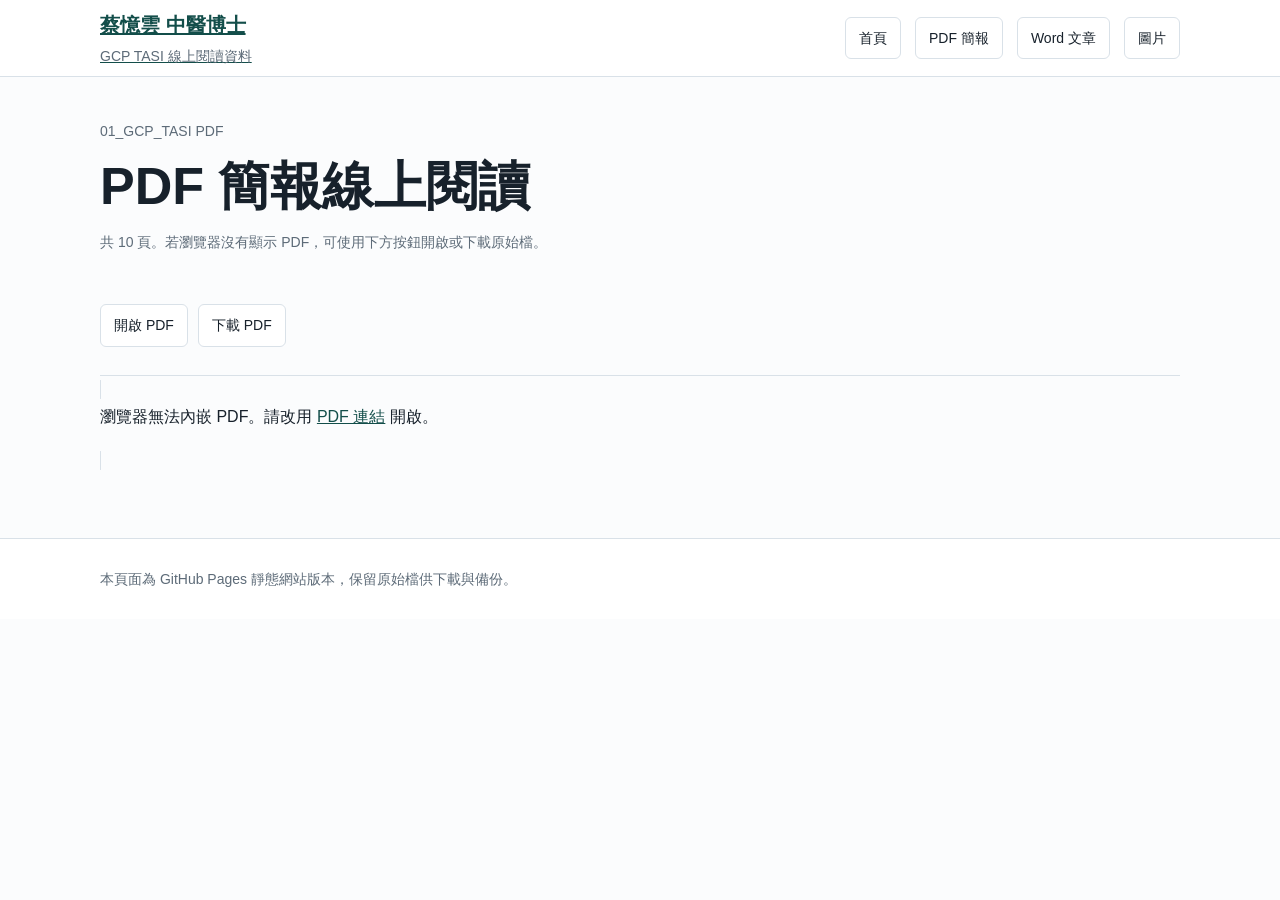
<file: site/01-gcp-tasi-pdf.html>
<!doctype html>
<html lang="zh-Hant">
<head>
  <meta charset="utf-8">
  <meta name="viewport" content="width=device-width, initial-scale=1">
  <title>01_GCP_TASI PDF</title>
  <link rel="stylesheet" href="styles.css">
</head>
<body>
  <header class="site">
    <div class="wrap mast">
      <a class="brand" href="index.html" aria-label="回首頁">
        <strong>蔡憶雲 中醫博士</strong>
        <span>GCP TASI 線上閱讀資料</span>
      </a>
      <nav aria-label="主要導覽">
        <a href="index.html">首頁</a>
<a href="01-gcp-tasi-pdf.html" aria-current="page">PDF 簡報</a>
<a href="02-gcp-tasi-word.html">Word 文章</a>
<a href="03-gcp-ban02m-image.html">圖片</a>
      </nav>
    </div>
  </header>
  <main>
    <div class="wrap">
      
<section class="hero">
  <div class="kicker">01_GCP_TASI PDF</div>
  <h1>PDF 簡報線上閱讀</h1>
  <p class="meta">共 10 頁。若瀏覽器沒有顯示 PDF，可使用下方按鈕開啟或下載原始檔。</p>
  <div class="actions">
    <a class="button" href="assets/01_GCP_TASI.pdf">開啟 PDF</a>
    <a class="button" href="assets/01_GCP_TASI.pdf" download>下載 PDF</a>
  </div>
</section>
<object class="reader" data="assets/01_GCP_TASI.pdf" type="application/pdf">
  <p>瀏覽器無法內嵌 PDF。請改用 <a href="assets/01_GCP_TASI.pdf">PDF 連結</a> 開啟。</p>
</object>

    </div>
  </main>
  <footer>
    <div class="wrap">本頁面為 GitHub Pages 靜態網站版本，保留原始檔供下載與備份。</div>
  </footer>
</body>
</html>
</file>
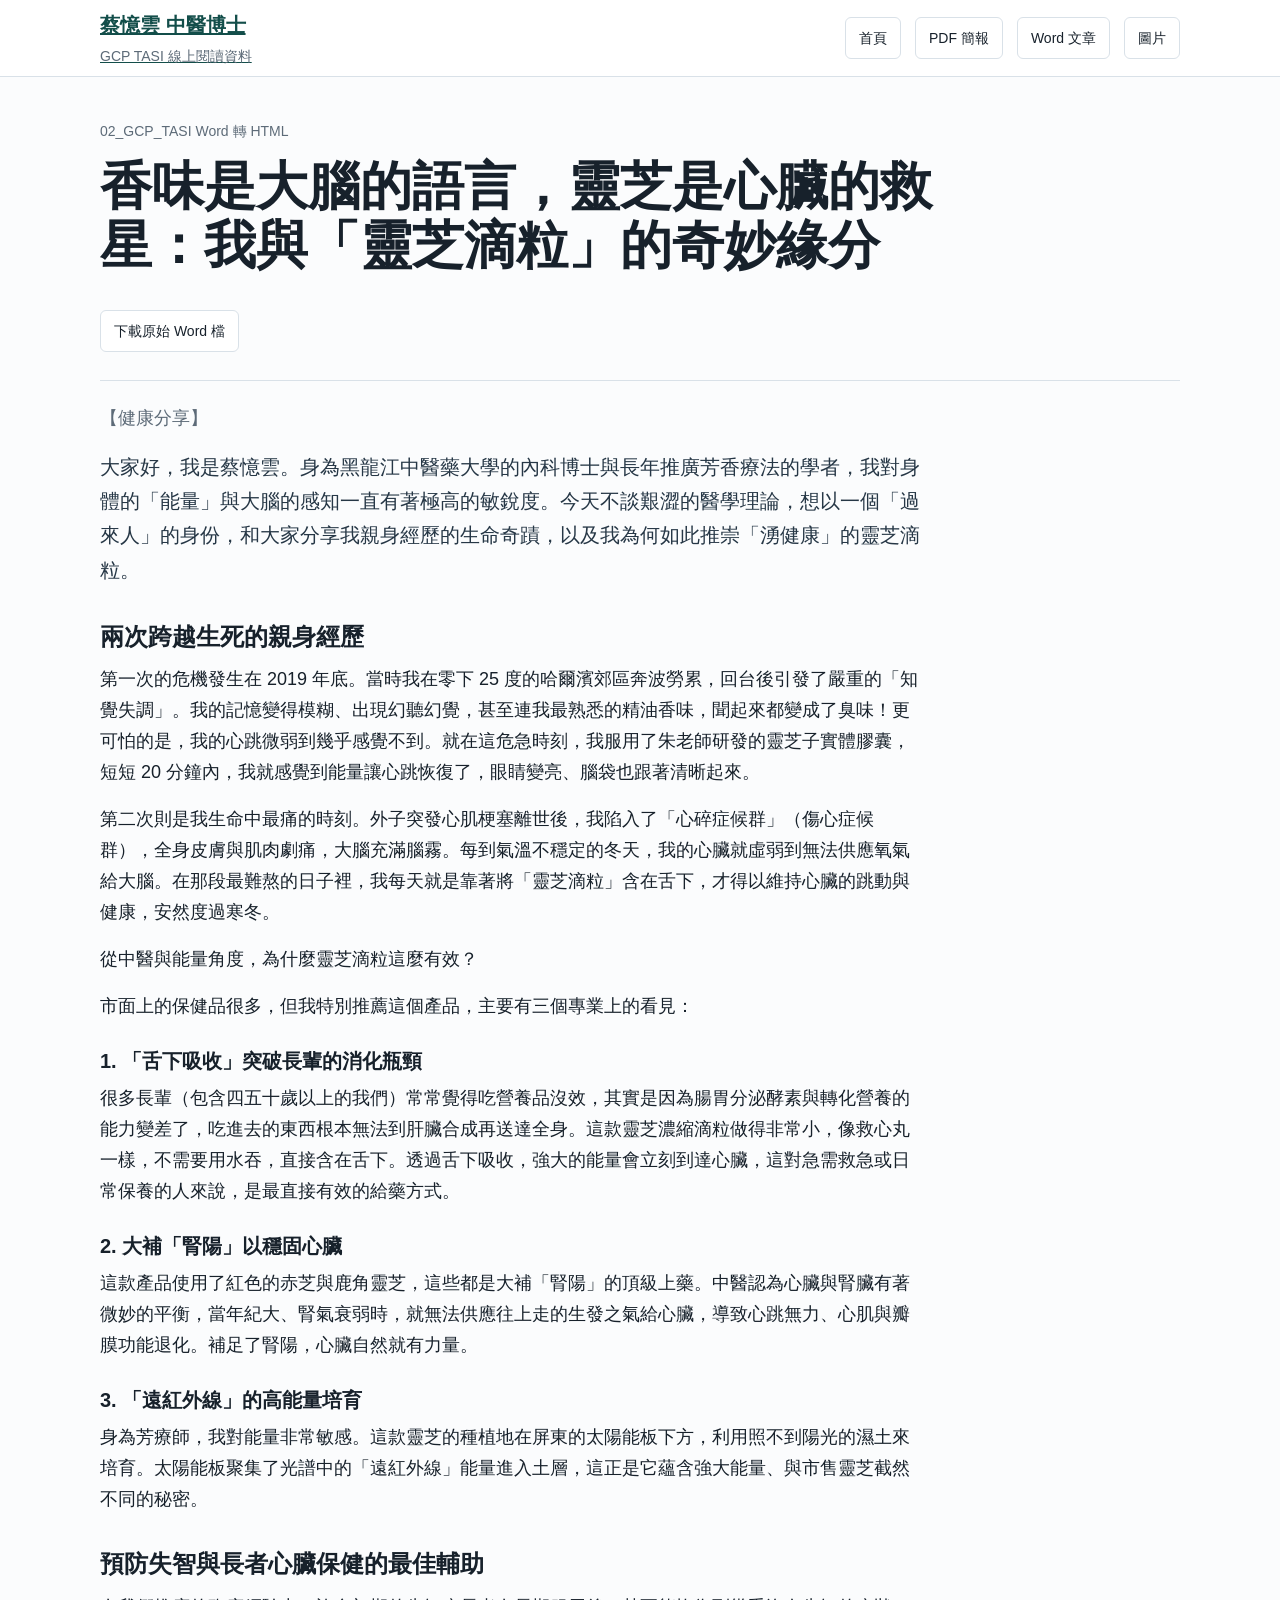
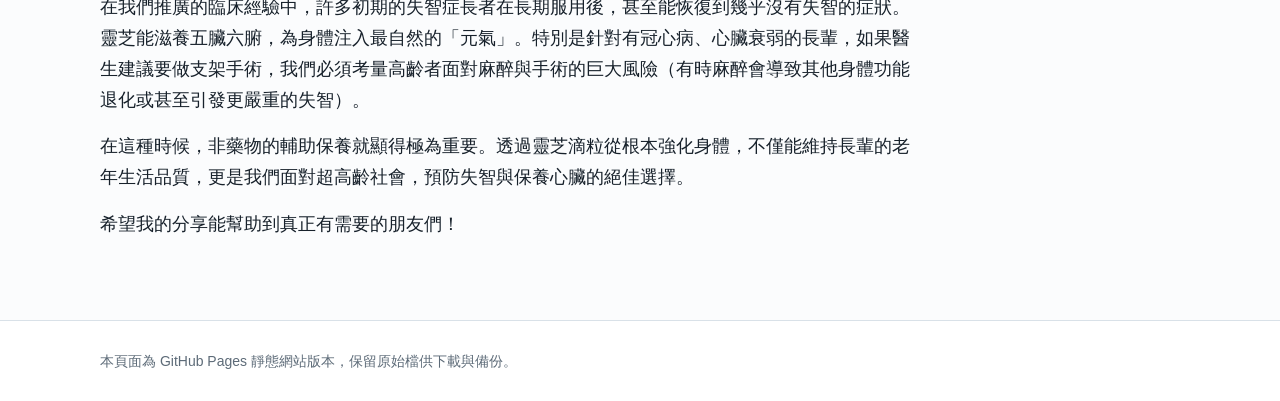
<file: site/02-gcp-tasi-word.html>
<!doctype html>
<html lang="zh-Hant">
<head>
  <meta charset="utf-8">
  <meta name="viewport" content="width=device-width, initial-scale=1">
  <title>香味是大腦的語言，靈芝是心臟的救星：我與「靈芝滴粒」的奇妙緣分</title>
  <link rel="stylesheet" href="styles.css">
</head>
<body>
  <header class="site">
    <div class="wrap mast">
      <a class="brand" href="index.html" aria-label="回首頁">
        <strong>蔡憶雲 中醫博士</strong>
        <span>GCP TASI 線上閱讀資料</span>
      </a>
      <nav aria-label="主要導覽">
        <a href="index.html">首頁</a>
<a href="01-gcp-tasi-pdf.html">PDF 簡報</a>
<a href="02-gcp-tasi-word.html" aria-current="page">Word 文章</a>
<a href="03-gcp-ban02m-image.html">圖片</a>
      </nav>
    </div>
  </header>
  <main>
    <div class="wrap">
      <section class="hero">
<div class="kicker">02_GCP_TASI Word 轉 HTML</div>
<h1>香味是大腦的語言，靈芝是心臟的救星：我與「靈芝滴粒」的奇妙緣分</h1>
<div class="actions"><a class="button" href="assets/02_GCP_TASI.docx">下載原始 Word 檔</a></div>
</section>
<article class="article">
<p class="kicker">【健康分享】</p>
<p class="lead">大家好，我是蔡憶雲。身為黑龍江中醫藥大學的內科博士與長年推廣芳香療法的學者，我對身體的「能量」與大腦的感知一直有著極高的敏銳度。今天不談艱澀的醫學理論，想以一個「過來人」的身份，和大家分享我親身經歷的生命奇蹟，以及我為何如此推崇「湧健康」的靈芝滴粒。</p>
<h2>兩次跨越生死的親身經歷</h2>
<p>第一次的危機發生在 2019 年底。當時我在零下 25 度的哈爾濱郊區奔波勞累，回台後引發了嚴重的「知覺失調」。我的記憶變得模糊、出現幻聽幻覺，甚至連我最熟悉的精油香味，聞起來都變成了臭味！更可怕的是，我的心跳微弱到幾乎感覺不到。就在這危急時刻，我服用了朱老師研發的靈芝子實體膠囊，短短 20 分鐘內，我就感覺到能量讓心跳恢復了，眼睛變亮、腦袋也跟著清晰起來。</p>
<p>第二次則是我生命中最痛的時刻。外子突發心肌梗塞離世後，我陷入了「心碎症候群」（傷心症候群），全身皮膚與肌肉劇痛，大腦充滿腦霧。每到氣溫不穩定的冬天，我的心臟就虛弱到無法供應氧氣給大腦。在那段最難熬的日子裡，我每天就是靠著將「靈芝滴粒」含在舌下，才得以維持心臟的跳動與健康，安然度過寒冬。</p>
<p>從中醫與能量角度，為什麼靈芝滴粒這麼有效？</p>
<p>市面上的保健品很多，但我特別推薦這個產品，主要有三個專業上的看見：</p>
<h3>1. 「舌下吸收」突破長輩的消化瓶頸</h3>
<p>很多長輩（包含四五十歲以上的我們）常常覺得吃營養品沒效，其實是因為腸胃分泌酵素與轉化營養的能力變差了，吃進去的東西根本無法到肝臟合成再送達全身。這款靈芝濃縮滴粒做得非常小，像救心丸一樣，不需要用水吞，直接含在舌下。透過舌下吸收，強大的能量會立刻到達心臟，這對急需救急或日常保養的人來說，是最直接有效的給藥方式。</p>
<h3>2. 大補「腎陽」以穩固心臟</h3>
<p>這款產品使用了紅色的赤芝與鹿角靈芝，這些都是大補「腎陽」的頂級上藥。中醫認為心臟與腎臟有著微妙的平衡，當年紀大、腎氣衰弱時，就無法供應往上走的生發之氣給心臟，導致心跳無力、心肌與瓣膜功能退化。補足了腎陽，心臟自然就有力量。</p>
<h3>3. 「遠紅外線」的高能量培育</h3>
<p>身為芳療師，我對能量非常敏感。這款靈芝的種植地在屏東的太陽能板下方，利用照不到陽光的濕土來培育。太陽能板聚集了光譜中的「遠紅外線」能量進入土層，這正是它蘊含強大能量、與市售靈芝截然不同的秘密。</p>
<h2>預防失智與長者心臟保健的最佳輔助</h2>
<p>在我們推廣的臨床經驗中，許多初期的失智症長者在長期服用後，甚至能恢復到幾乎沒有失智的症狀。靈芝能滋養五臟六腑，為身體注入最自然的「元氣」。特別是針對有冠心病、心臟衰弱的長輩，如果醫生建議要做支架手術，我們必須考量高齡者面對麻醉與手術的巨大風險（有時麻醉會導致其他身體功能退化或甚至引發更嚴重的失智）。</p>
<p>在這種時候，非藥物的輔助保養就顯得極為重要。透過靈芝滴粒從根本強化身體，不僅能維持長輩的老年生活品質，更是我們面對超高齡社會，預防失智與保養心臟的絕佳選擇。</p>
<p>希望我的分享能幫助到真正有需要的朋友們！</p>
</article>
    </div>
  </main>
  <footer>
    <div class="wrap">本頁面為 GitHub Pages 靜態網站版本，保留原始檔供下載與備份。</div>
  </footer>
</body>
</html>
</file>
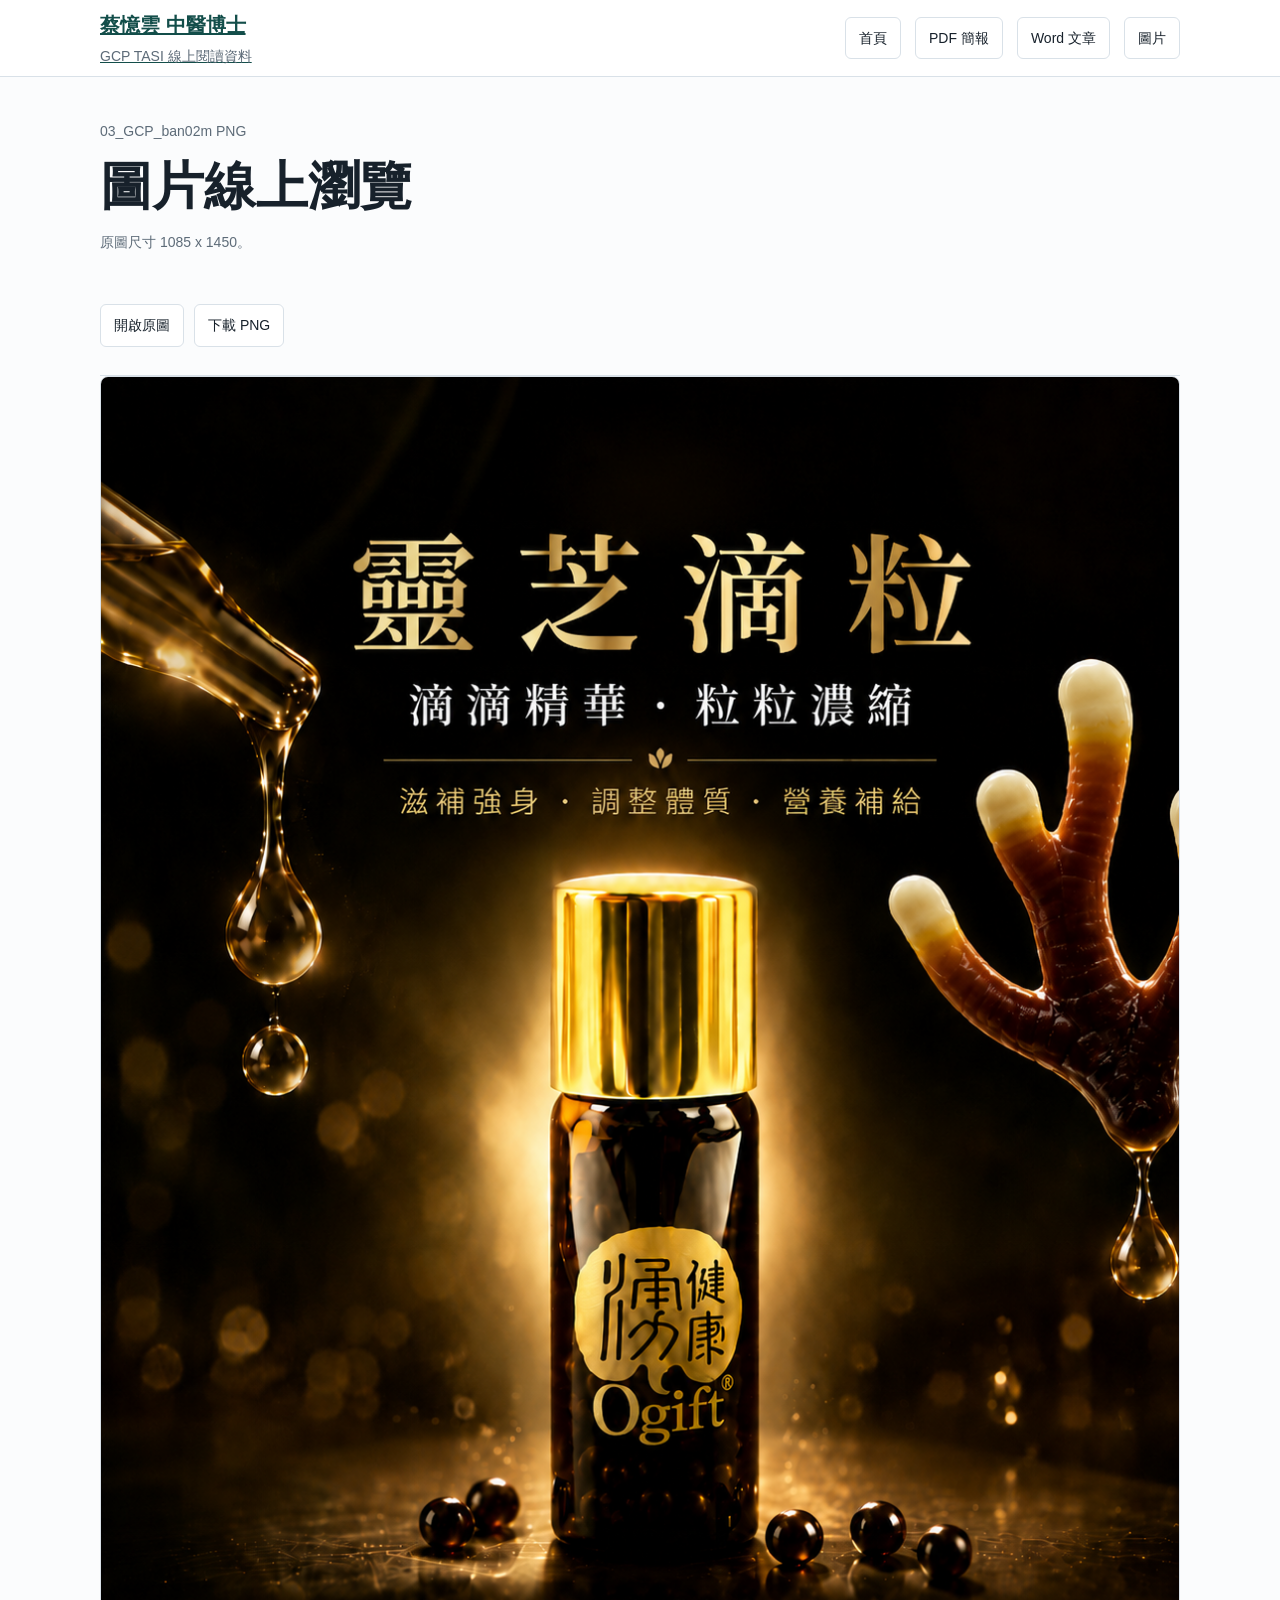
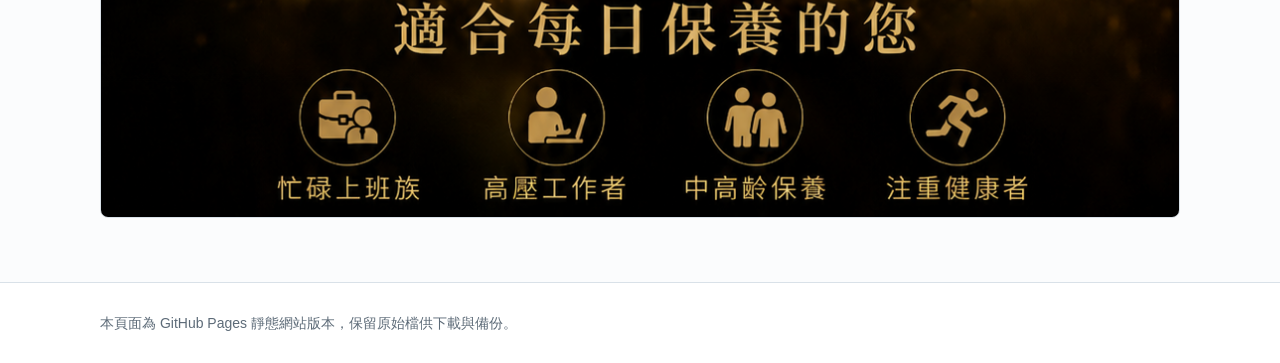
<file: site/03-gcp-ban02m-image.html>
<!doctype html>
<html lang="zh-Hant">
<head>
  <meta charset="utf-8">
  <meta name="viewport" content="width=device-width, initial-scale=1">
  <title>03_GCP_ban02m 圖片</title>
  <link rel="stylesheet" href="styles.css">
</head>
<body>
  <header class="site">
    <div class="wrap mast">
      <a class="brand" href="index.html" aria-label="回首頁">
        <strong>蔡憶雲 中醫博士</strong>
        <span>GCP TASI 線上閱讀資料</span>
      </a>
      <nav aria-label="主要導覽">
        <a href="index.html">首頁</a>
<a href="01-gcp-tasi-pdf.html">PDF 簡報</a>
<a href="02-gcp-tasi-word.html">Word 文章</a>
<a href="03-gcp-ban02m-image.html" aria-current="page">圖片</a>
      </nav>
    </div>
  </header>
  <main>
    <div class="wrap">
      
<section class="hero">
  <div class="kicker">03_GCP_ban02m PNG</div>
  <h1>圖片線上瀏覽</h1>
  <p class="meta">原圖尺寸 1085 x 1450。</p>
  <div class="actions">
    <a class="button" href="assets/03_GCP_ban02m.png">開啟原圖</a>
    <a class="button" href="assets/03_GCP_ban02m.png" download>下載 PNG</a>
  </div>
</section>
<section class="figure-page">
  <img class="full-image" src="assets/03_GCP_ban02m.png" alt="03_GCP_ban02m 圖檔">
</section>

    </div>
  </main>
  <footer>
    <div class="wrap">本頁面為 GitHub Pages 靜態網站版本，保留原始檔供下載與備份。</div>
  </footer>
</body>
</html>
</file>
<file: docs/styles.css>
:root {
  color-scheme: light;
  --ink: #17212b;
  --muted: #5d6b78;
  --line: #d9e1e8;
  --paper: #fbfcfd;
  --panel: #ffffff;
  --accent: #0f766e;
  --accent-strong: #134e4a;
  --highlight: #f59e0b;
  --highlight-soft: #fff7ed;
}

* {
  box-sizing: border-box;
}

body {
  margin: 0;
  background:
    linear-gradient(rgb(251 252 253 / 68%), rgb(251 252 253 / 78%)),
    url("assets/00_BG_001.webp?v=20260617") center top / cover no-repeat,
    var(--paper);
  color: var(--ink);
  font-family: "Noto Sans TC", "Microsoft JhengHei", "PingFang TC", Arial, sans-serif;
  line-height: 1.72;
  min-height: 100vh;
}

a {
  color: var(--accent-strong);
}

.wrap {
  width: min(1080px, calc(100% - 32px));
  margin: 0 auto;
}

header.site {
  border-bottom: 1px solid var(--line);
  background: rgb(255 255 255 / 94%);
  backdrop-filter: blur(10px);
}

.mast {
  display: flex;
  align-items: center;
  justify-content: space-between;
  gap: 24px;
  min-height: 76px;
}

.brand {
  display: grid;
  gap: 2px;
  color: var(--ink);
  text-decoration: none;
}

.brand strong {
  font-size: 20px;
  letter-spacing: 0;
}

.brand span,
.meta,
.kicker {
  color: var(--muted);
  font-size: 14px;
}

nav {
  display: flex;
  gap: 10px;
  flex-wrap: wrap;
}

nav a,
.button {
  display: inline-flex;
  align-items: center;
  justify-content: center;
  min-height: 40px;
  padding: 8px 14px;
  border: 1px solid var(--line);
  border-radius: 6px;
  background: var(--panel);
  color: var(--ink);
  text-decoration: none;
  font-size: 15px;
}

nav a:hover,
.button:hover {
  border-color: var(--accent);
}

nav a[aria-current="page"] {
  border-color: var(--accent);
  color: var(--accent-strong);
}

nav a.feature-link {
  border-color: var(--highlight);
  background: var(--highlight-soft);
  color: #7c2d12;
  font-weight: 700;
}

nav a.source-link {
  border-color: var(--accent);
  background: #ecfeff;
  color: var(--accent-strong);
  font-weight: 700;
}

main {
  padding: 42px 0 64px;
}

.hero {
  display: grid;
  gap: 14px;
  padding-bottom: 28px;
  border-bottom: 1px solid var(--line);
}

h1 {
  margin: 0;
  max-width: 880px;
  font-size: clamp(30px, 5vw, 52px);
  line-height: 1.14;
  letter-spacing: 0;
}

h2 {
  margin: 34px 0 12px;
  font-size: 24px;
  line-height: 1.3;
  letter-spacing: 0;
}

h3 {
  margin: 26px 0 8px;
  font-size: 20px;
  line-height: 1.35;
  letter-spacing: 0;
}

p {
  margin: 0 0 16px;
}

.featured {
  display: grid;
  grid-template-columns: minmax(0, 1fr) auto;
  gap: 18px;
  align-items: center;
  margin: 28px 0 10px;
  padding: 22px;
  border: 2px solid var(--highlight);
  border-radius: 8px;
  background: var(--highlight-soft);
  color: #431407;
  text-decoration: none;
}

.featured h2 {
  margin: 0;
  font-size: clamp(26px, 4vw, 38px);
}

.featured p {
  margin: 6px 0 0;
  color: #7c2d12;
}

.featured .button {
  border-color: var(--highlight);
  background: #ffffff;
  color: #7c2d12;
  font-weight: 700;
}

.grid {
  display: grid;
  grid-template-columns: repeat(4, minmax(0, 1fr));
  gap: 16px;
  margin-top: 18px;
}

.card {
  display: grid;
  align-content: start;
  gap: 12px;
  min-height: 190px;
  padding: 20px;
  border: 1px solid var(--line);
  border-radius: 8px;
  background: var(--panel);
  text-decoration: none;
  color: var(--ink);
}

.card:hover {
  border-color: var(--accent);
}

.card h2 {
  margin: 0;
  font-size: 22px;
}

.card p {
  color: var(--muted);
}

.source-card {
  border-color: var(--accent);
}

.actions {
  display: flex;
  flex-wrap: wrap;
  gap: 10px;
  margin-top: 20px;
}

.reader {
  width: 100%;
  height: min(78vh, 860px);
  min-height: 540px;
  border: 1px solid var(--line);
  border-radius: 8px;
  background: var(--panel);
}

.article {
  max-width: 820px;
  padding-top: 22px;
}

.article p {
  font-size: 18px;
}

.article .lead {
  font-size: 20px;
  color: #263746;
}

.figure-page,
.media-page {
  display: grid;
  gap: 22px;
}

.full-image,
.media-player {
  width: 100%;
  border: 1px solid var(--line);
  border-radius: 8px;
  background: var(--panel);
}

.full-image {
  height: auto;
}

.media-player {
  max-height: 72vh;
}

.figure-block {
  display: grid;
  gap: 8px;
  margin: 0;
}

.figure-block figcaption {
  color: var(--muted);
  font-size: 15px;
}

.go-top {
  position: fixed;
  right: 18px;
  bottom: 24px;
  z-index: 20;
  display: inline-flex;
  align-items: center;
  justify-content: center;
  width: 52px;
  height: 52px;
  border: 1px solid var(--accent);
  border-radius: 999px;
  background: var(--accent-strong);
  color: #ffffff;
  text-decoration: none;
  font-size: 24px;
  line-height: 1;
  box-shadow: 0 10px 30px rgb(15 76 70 / 22%);
}

.go-top span {
  position: absolute;
  width: 1px;
  height: 1px;
  overflow: hidden;
  clip: rect(0 0 0 0);
  white-space: nowrap;
}

footer {
  padding: 28px 0;
  border-top: 1px solid var(--line);
  color: var(--muted);
  background: var(--panel);
  font-size: 14px;
}

@media (max-width: 900px) {
  .grid {
    grid-template-columns: repeat(2, minmax(0, 1fr));
  }
}

@media (max-width: 760px) {
  .mast {
    align-items: flex-start;
    flex-direction: column;
    padding: 16px 0;
  }

  .featured {
    grid-template-columns: 1fr;
  }

  .grid {
    grid-template-columns: 1fr;
  }

  .reader {
    min-height: 420px;
    height: 70vh;
  }
}
</file>
<file: site/styles.css>
:root {
  color-scheme: light;
  --ink: #17212b;
  --muted: #5d6b78;
  --line: #d9e1e8;
  --paper: #fbfcfd;
  --panel: #ffffff;
  --accent: #0f766e;
  --accent-strong: #134e4a;
}

* {
  box-sizing: border-box;
}

body {
  margin: 0;
  background: var(--paper);
  color: var(--ink);
  font-family: "Noto Sans TC", "Microsoft JhengHei", "PingFang TC", Arial, sans-serif;
  line-height: 1.72;
}

a {
  color: var(--accent-strong);
}

.wrap {
  width: min(1080px, calc(100% - 32px));
  margin: 0 auto;
}

header.site {
  border-bottom: 1px solid var(--line);
  background: var(--panel);
}

.mast {
  display: flex;
  align-items: center;
  justify-content: space-between;
  gap: 24px;
  min-height: 76px;
}

.brand {
  display: grid;
  gap: 2px;
}

.brand strong {
  font-size: 20px;
  letter-spacing: 0;
}

.brand span,
.meta,
.kicker {
  color: var(--muted);
  font-size: 14px;
}

nav {
  display: flex;
  gap: 14px;
  flex-wrap: wrap;
}

nav a,
.button {
  display: inline-flex;
  align-items: center;
  justify-content: center;
  min-height: 40px;
  padding: 8px 13px;
  border: 1px solid var(--line);
  border-radius: 6px;
  background: var(--panel);
  color: var(--ink);
  text-decoration: none;
  font-size: 14px;
}

nav a:hover,
.button:hover {
  border-color: var(--accent);
}

main {
  padding: 42px 0 64px;
}

.hero {
  display: grid;
  gap: 14px;
  padding-bottom: 28px;
  border-bottom: 1px solid var(--line);
}

h1 {
  margin: 0;
  max-width: 880px;
  font-size: clamp(30px, 5vw, 52px);
  line-height: 1.14;
  letter-spacing: 0;
}

h2 {
  margin: 34px 0 12px;
  font-size: 24px;
  line-height: 1.3;
  letter-spacing: 0;
}

h3 {
  margin: 26px 0 8px;
  font-size: 20px;
  line-height: 1.35;
  letter-spacing: 0;
}

p {
  margin: 0 0 16px;
}

.grid {
  display: grid;
  grid-template-columns: repeat(3, minmax(0, 1fr));
  gap: 16px;
  margin-top: 24px;
}

.card {
  display: grid;
  align-content: start;
  gap: 12px;
  min-height: 220px;
  padding: 20px;
  border: 1px solid var(--line);
  border-radius: 8px;
  background: var(--panel);
  text-decoration: none;
  color: var(--ink);
}

.card:hover {
  border-color: var(--accent);
}

.card h2 {
  margin: 0;
  font-size: 21px;
}

.card p {
  color: var(--muted);
}

.actions {
  display: flex;
  flex-wrap: wrap;
  gap: 10px;
  margin-top: 20px;
}

.reader {
  width: 100%;
  height: min(78vh, 860px);
  min-height: 540px;
  border: 1px solid var(--line);
  border-radius: 8px;
  background: var(--panel);
}

.article {
  max-width: 820px;
  padding-top: 22px;
}

.article p {
  font-size: 18px;
}

.article .lead {
  font-size: 20px;
  color: #263746;
}

.figure-page {
  display: grid;
  gap: 22px;
}

.full-image {
  width: 100%;
  height: auto;
  border: 1px solid var(--line);
  border-radius: 8px;
  background: var(--panel);
}

footer {
  padding: 28px 0;
  border-top: 1px solid var(--line);
  color: var(--muted);
  background: var(--panel);
  font-size: 14px;
}

@media (max-width: 760px) {
  .mast {
    align-items: flex-start;
    flex-direction: column;
    padding: 16px 0;
  }

  .grid {
    grid-template-columns: 1fr;
  }

  .reader {
    min-height: 420px;
    height: 70vh;
  }
}
</file>
